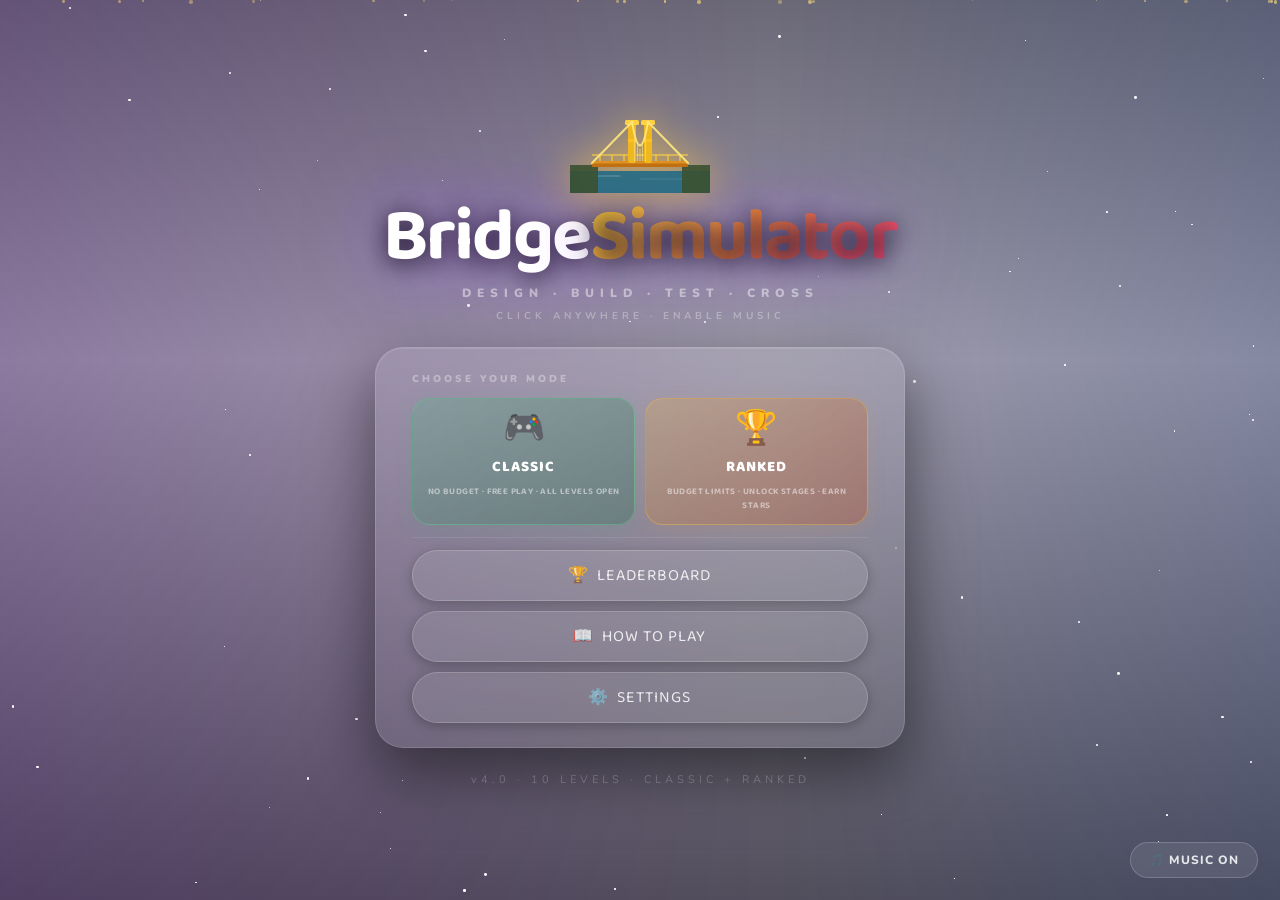
<file: index.html>
<!DOCTYPE html>
<html lang="en">
<head>
  <meta charset="UTF-8"/>
  <meta name="viewport" content="width=device-width,initial-scale=1.0"/>
  <title>Bridge Simulator</title>
  <link href="https://fonts.googleapis.com/css2?family=Nunito:wght@400;700;800;900&family=Baloo+2:wght@700;800&display=swap" rel="stylesheet"/>
  <style>
    *,*::before,*::after{box-sizing:border-box;margin:0;padding:0}
    body{font-family:'Nunito',sans-serif;overflow:hidden;height:100vh;width:100vw}

    .bg{position:fixed;inset:0;z-index:0;
      background-image:url('https://images.unsplash.com/photo-1477959858617-67f85cf4f1df?auto=format&fit=crop&w=1920&q=90');
      background-size:cover;background-position:center;
      animation:drift 22s ease-in-out infinite alternate}
    @keyframes drift{from{transform:scale(1.06) translate(0,0)}to{transform:scale(1.10) translate(-1.5%,-0.8%)}}
    .bg::before{content:'';position:absolute;inset:0;
      background:linear-gradient(180deg,rgba(8,4,28,0.6) 0%,rgba(20,8,50,0.4) 40%,rgba(8,3,22,0.7) 100%)}
    .bg::after{content:'';position:absolute;inset:0;
      background:linear-gradient(90deg,rgba(80,20,120,0.25),transparent 60%,rgba(20,60,120,0.2))}

    .stars{position:fixed;inset:0;z-index:1;pointer-events:none;overflow:hidden}
    .star{position:absolute;border-radius:50%;background:#fff;animation:twinkle ease-in-out infinite}
    @keyframes twinkle{0%,100%{opacity:0.1;transform:scale(0.8)}50%{opacity:0.9;transform:scale(1)}}

    .particles{position:fixed;inset:0;z-index:2;pointer-events:none;overflow:hidden}
    .particle{position:absolute;border-radius:50%;background:rgba(255,220,120,0.8);animation:rise linear infinite}
    @keyframes rise{0%{transform:translateY(105vh);opacity:0}10%{opacity:1}90%{opacity:0.3}100%{transform:translateY(-5vh);opacity:0}}

    .home{position:relative;z-index:10;display:flex;flex-direction:column;align-items:center;justify-content:center;height:100vh;gap:24px}

    .logo-wrap{text-align:center;animation:fadeUp 0.8s ease both}
    @keyframes fadeUp{from{opacity:0;transform:translateY(28px)}to{opacity:1;transform:translateY(0)}}
    .logo-svg{display:block;margin:0 auto 8px;width:140px;height:auto;
      filter:drop-shadow(0 0 22px rgba(255,200,60,0.8));animation:glow 3s ease-in-out infinite}
    @keyframes glow{0%,100%{filter:drop-shadow(0 0 14px rgba(255,180,0,0.5))}50%{filter:drop-shadow(0 0 38px rgba(255,220,60,1))}}
    .title{font-family:'Baloo 2',cursive;font-size:74px;line-height:1;color:#fff;
      text-shadow:0 0 80px rgba(160,90,255,0.7),0 4px 24px rgba(0,0,0,0.9);letter-spacing:-2px}
    .title span{background:linear-gradient(135deg,#ffe234,#ff8c28,#ff3d87);
      -webkit-background-clip:text;-webkit-text-fill-color:transparent;background-clip:text}
    .tagline{font-size:12px;font-weight:900;letter-spacing:6px;color:rgba(255,255,255,0.45);text-transform:uppercase;margin-top:10px}

    .card{background:rgba(255,255,255,0.07);backdrop-filter:blur(28px);-webkit-backdrop-filter:blur(28px);
      border:1px solid rgba(255,255,255,0.13);border-radius:28px;padding:24px 36px;
      box-shadow:0 24px 64px rgba(0,0,0,0.5),inset 0 1px 0 rgba(255,255,255,0.12);
      animation:fadeUp 0.9s 0.12s ease both;display:flex;flex-direction:column;align-items:center;gap:10px;min-width:320px}

    @media(max-width:600px){
      .title{font-size:44px;letter-spacing:-1px}
      .tagline{font-size:10px;letter-spacing:3px}
      .logo-svg{width:100px}
      .card{min-width:0;width:calc(100vw - 32px);padding:18px 16px}
      .mode-card{padding:10px 6px 10px}
      .mode-name{font-size:13px}
      .mode-desc{font-size:8px}
      .btn{font-size:14px;padding:10px 18px}
      .music-btn,.start-hint{bottom:12px}
      .music-btn{right:12px;font-size:11px;padding:7px 12px}
      .home{gap:14px}
    }

    .mode-label{font-size:10px;font-weight:900;letter-spacing:3px;color:rgba(255,255,255,0.35);text-transform:uppercase;margin-bottom:2px;align-self:flex-start}
    .mode-row{display:flex;gap:10px;width:100%}

    .mode-card{flex:1;display:flex;flex-direction:column;align-items:center;gap:6px;
      padding:14px 10px 12px;border:none;border-radius:18px;cursor:pointer;text-decoration:none;
      transition:all 0.2s;font-family:'Baloo 2',cursive;}

    .mode-card.classic{background:linear-gradient(135deg,rgba(60,200,120,0.2),rgba(20,100,60,0.28));
      border:1.5px solid rgba(80,220,140,0.3);box-shadow:0 4px 20px rgba(30,180,100,0.1)}
    .mode-card.classic:hover{background:linear-gradient(135deg,rgba(60,200,120,0.38),rgba(20,100,60,0.44));
      border-color:rgba(80,220,140,0.55);transform:translateY(-4px) scale(1.03);
      box-shadow:0 12px 32px rgba(30,200,100,0.28)}

    .mode-card.ranked{background:linear-gradient(135deg,rgba(255,180,30,0.2),rgba(200,60,10,0.28));
      border:1.5px solid rgba(255,200,60,0.3);box-shadow:0 4px 20px rgba(255,140,20,0.1)}
    .mode-card.ranked:hover{background:linear-gradient(135deg,rgba(255,180,30,0.38),rgba(200,60,10,0.44));
      border-color:rgba(255,200,60,0.55);transform:translateY(-4px) scale(1.03);
      box-shadow:0 12px 32px rgba(255,160,0,0.28)}

    .mode-icon{font-size:34px;line-height:1;margin-bottom:2px}
    .mode-name{font-size:15px;font-weight:800;letter-spacing:1px;color:#fff}
    .mode-desc{font-size:9px;font-weight:700;letter-spacing:.4px;color:rgba(255,255,255,0.48);text-transform:uppercase;text-align:center;line-height:1.5}

    .divider{width:100%;height:1px;background:rgba(255,255,255,0.09);margin:2px 0}

    .btn{width:100%;display:flex;align-items:center;justify-content:center;gap:10px;
      padding:12px 28px;border:none;border-radius:50px;cursor:pointer;
      font-family:'Baloo 2',cursive;font-size:16px;letter-spacing:1px;text-decoration:none;transition:all 0.18s}
    .btn-sec{background:rgba(255,255,255,0.09);color:rgba(255,255,255,0.85);
      border:1px solid rgba(255,255,255,0.18);box-shadow:0 3px 12px rgba(0,0,0,0.25)}
    .btn-sec:hover{background:rgba(255,255,255,0.16);color:#fff;transform:translateY(-2px);border-color:rgba(255,255,255,0.3)}
    .btn-sec:active{transform:translateY(1px)}

    /* Ranked progress badge */
    .rank-badge{display:none;align-items:center;gap:6px;padding:4px 14px;
      background:rgba(255,200,60,0.1);border:1px solid rgba(255,200,60,0.28);border-radius:20px;
      font-size:11px;font-weight:800;color:rgba(255,210,100,0.8);letter-spacing:.5px;margin-top:-2px}
    .rank-badge.show{display:flex}

    .ver{color:rgba(255,255,255,0.22);font-size:11px;letter-spacing:4px;animation:fadeUp 1s 0.25s ease both}

    .music-btn{position:fixed;bottom:22px;right:22px;z-index:50;
      display:flex;align-items:center;gap:7px;padding:9px 18px;
      background:rgba(255,255,255,0.09);backdrop-filter:blur(14px);
      border:1px solid rgba(255,255,255,0.18);border-radius:50px;
      color:rgba(255,255,255,0.85);font-size:12px;font-weight:800;
      cursor:pointer;letter-spacing:1px;font-family:'Nunito',sans-serif;transition:all 0.2s}
    .music-btn:hover{background:rgba(255,255,255,0.16);transform:scale(1.04)}
    .music-btn.off{background:rgba(200,50,50,0.3);border-color:rgba(255,80,80,0.4)}
    .start-hint{font-size:10px;font-weight:700;letter-spacing:4px;color:rgba(255,255,255,0.32);
      text-transform:uppercase;margin-top:8px;animation:fadeUp 1.2s 1s ease both;
      pointer-events:none;text-align:center}
  </style>
</head>
<body>

<div class="bg"></div>
<div class="stars" id="stars"></div>
<div class="particles" id="particles"></div>

<div class="home">
  <div class="logo-wrap">
    <!-- SVG Bridge Logo -->
    <svg class="logo-svg" viewBox="0 0 140 80" xmlns="http://www.w3.org/2000/svg">
      <!-- Water -->
      <rect x="0" y="58" width="140" height="22" fill="#1a6888" rx="2" opacity="0.85"/>
      <!-- Water shimmer -->
      <line x1="10" y1="63" x2="50" y2="63" stroke="rgba(255,255,255,0.18)" stroke-width="1.5" stroke-linecap="round"/>
      <line x1="70" y1="66" x2="120" y2="66" stroke="rgba(255,255,255,0.12)" stroke-width="1" stroke-linecap="round"/>
      <!-- Left land -->
      <polygon points="0,52 28,52 28,80 0,80" fill="#3a5230" opacity="0.9"/>
      <!-- Right land -->
      <polygon points="112,52 140,52 140,80 112,80" fill="#3a5230" opacity="0.9"/>
      <!-- Bridge deck surface (road) -->
      <rect x="22" y="48" width="96" height="6" fill="#c07010" rx="1"/>
      <rect x="22" y="48" width="96" height="2.5" fill="#e09020" rx="1"/>
      <!-- Left railing posts -->
      <line x1="30" y1="42" x2="30" y2="48" stroke="#f0c030" stroke-width="1.5"/>
      <line x1="42" y1="42" x2="42" y2="48" stroke="#f0c030" stroke-width="1.5"/>
      <line x1="54" y1="42" x2="54" y2="48" stroke="#f0c030" stroke-width="1.5"/>
      <!-- Right railing posts -->
      <line x1="86" y1="42" x2="86" y2="48" stroke="#f0c030" stroke-width="1.5"/>
      <line x1="98" y1="42" x2="98" y2="48" stroke="#f0c030" stroke-width="1.5"/>
      <line x1="110" y1="42" x2="110" y2="48" stroke="#f0c030" stroke-width="1.5"/>
      <!-- Railing top bar -->
      <line x1="22" y1="42" x2="118" y2="42" stroke="#ffd840" stroke-width="1.5" opacity="0.7"/>
      <!-- Left Tower -->
      <rect x="58" y="10" width="8" height="40" fill="#f0b820" rx="2"/>
      <rect x="55" y="7" width="14" height="5" fill="#ffd040" rx="1.5"/>
      <!-- Right Tower -->
      <rect x="74" y="10" width="8" height="40" fill="#f0b820" rx="2"/>
      <rect x="71" y="7" width="14" height="5" fill="#ffd040" rx="1.5"/>
      <!-- Tower crossbars -->
      <rect x="58" y="26" width="8" height="3" fill="#ffc020" rx="1"/>
      <rect x="74" y="26" width="8" height="3" fill="#ffc020" rx="1"/>
      <!-- Left backstay cable -->
      <line x1="22" y1="50" x2="62" y2="9" stroke="#ffe880" stroke-width="2" stroke-linecap="round" opacity="0.9"/>
      <!-- Right backstay cable -->
      <line x1="118" y1="50" x2="78" y2="9" stroke="#ffe880" stroke-width="2" stroke-linecap="round" opacity="0.9"/>
      <!-- Main span cable (sags between tower tops) -->
      <path d="M62,9 Q70,56 78,9" stroke="#ffe880" stroke-width="2" fill="none" stroke-linecap="round" opacity="0.9"/>
      <!-- Hanger cables from main span to deck -->
      <line x1="64.5" y1="18" x2="64.5" y2="48" stroke="#ffe880" stroke-width="1" opacity="0.55"/>
      <line x1="67.5" y1="30" x2="67.5" y2="48" stroke="#ffe880" stroke-width="1" opacity="0.55"/>
      <line x1="70" y1="36" x2="70" y2="48" stroke="#ffe880" stroke-width="1" opacity="0.55"/>
      <line x1="72.5" y1="30" x2="72.5" y2="48" stroke="#ffe880" stroke-width="1" opacity="0.55"/>
      <line x1="75.5" y1="18" x2="75.5" y2="48" stroke="#ffe880" stroke-width="1" opacity="0.55"/>
    </svg>
    <h1 class="title">Bridge<span>Simulator</span></h1>
    <p class="tagline">Design · Build · Test · Cross</p>
    <p class="start-hint" id="startHint">Click anywhere · Enable music</p>
  </div>

  <div class="card">
    <div class="mode-label">Choose Your Mode</div>
    <div class="mode-row">
      <a class="mode-card classic" href="levelselect.html?mode=classic" onclick="BSAudio.sfx('click')">
        <span class="mode-icon">🎮</span>
        <span class="mode-name">CLASSIC</span>
        <span class="mode-desc">No budget · Free play · All levels open</span>
      </a>
      <a class="mode-card ranked" href="levelselect.html?mode=ranked" onclick="BSAudio.sfx('click')">
        <span class="mode-icon">🏆</span>
        <span class="mode-name">RANKED</span>
        <span class="mode-desc">Budget limits · Unlock stages · Earn stars</span>
      </a>
    </div>
    <div class="rank-badge" id="rankBadge">🏅 Ranked: <span id="rankProgress"></span></div>
    <div class="divider"></div>
    <a class="btn btn-sec" href="leaderboard.html">🏆 &nbsp;LEADERBOARD</a>
    <a class="btn btn-sec" href="howtoplay.html" onclick="BSAudio.sfx('click')">📖 &nbsp;HOW TO PLAY</a>
    <a class="btn btn-sec" href="settings.html" onclick="BSAudio.sfx('click')">⚙️ &nbsp;SETTINGS</a>
  </div>

  <p class="ver">v4.0 · 10 LEVELS · CLASSIC + RANKED</p>
</div>

<button class="music-btn" id="musicBtn" onclick="toggleMusic()">🎵 MUSIC ON</button>

<script src="audio.js"></script>
<script>
// Stars background
const sc=document.getElementById('stars');
for(let i=0;i<70;i++){
  const s=document.createElement('div');s.className='star';
  const sz=Math.random()*2.5+0.5;
  s.style.cssText=`width:${sz}px;height:${sz}px;top:${Math.random()*100}%;left:${Math.random()*100}%;animation-duration:${2+Math.random()*4}s;animation-delay:${Math.random()*5}s`;
  sc.appendChild(s);
}
const pc=document.getElementById('particles');
for(let i=0;i<25;i++){
  const p=document.createElement('div');p.className='particle';
  const sz=Math.random()*3+1;
  p.style.cssText=`width:${sz}px;height:${sz}px;left:${Math.random()*100}%;animation-duration:${9+Math.random()*14}s;animation-delay:${Math.random()*12}s;opacity:${0.4+Math.random()*0.5}`;
  pc.appendChild(p);
}

// Show ranked progress badge if there's any progress
function loadRankBadge(){
  try{
    const p=JSON.parse(localStorage.getItem('bridgeProgress')||'{}');
    const completed=(p.completed||[]).filter(Boolean).length;
    const totalStars=(p.stars||[]).reduce((s,x)=>s+(x||0),0);
    if(completed>0){
      document.getElementById('rankProgress').textContent=`${completed}/10 stages · ${totalStars} ⭐`;
      document.getElementById('rankBadge').classList.add('show');
    }
  }catch(e){}
}
loadRankBadge();

BSAudio.loadSettings();
let musicStarted=false;
function tryStartMusic(){
  if(musicStarted)return; musicStarted=true;
  document.getElementById('startHint').style.opacity='0';
  BSAudio.unlock();
  if(BSAudio.cfg.soundOn) BSAudio.playBg('home');
  updateMusicBtn();
}
document.addEventListener('click',tryStartMusic);
function toggleMusic(){
  BSAudio.cfg.soundOn=!BSAudio.cfg.soundOn;
  if(BSAudio.cfg.soundOn){if(!musicStarted)tryStartMusic();else BSAudio.playBg('home');}
  else BSAudio.stopBg();
  updateMusicBtn();
  try{const s=JSON.parse(localStorage.getItem('bridgeSettings')||'{}');s.soundOn=BSAudio.cfg.soundOn;localStorage.setItem('bridgeSettings',JSON.stringify(s));}catch(e){}
}
function updateMusicBtn(){
  const b=document.getElementById('musicBtn');
  b.textContent=BSAudio.cfg.soundOn?'🎵 MUSIC ON':'🔇 MUSIC OFF';
  b.className='music-btn'+(BSAudio.cfg.soundOn?'':' off');
}
updateMusicBtn();
</script>
</body>
</html>
</file>
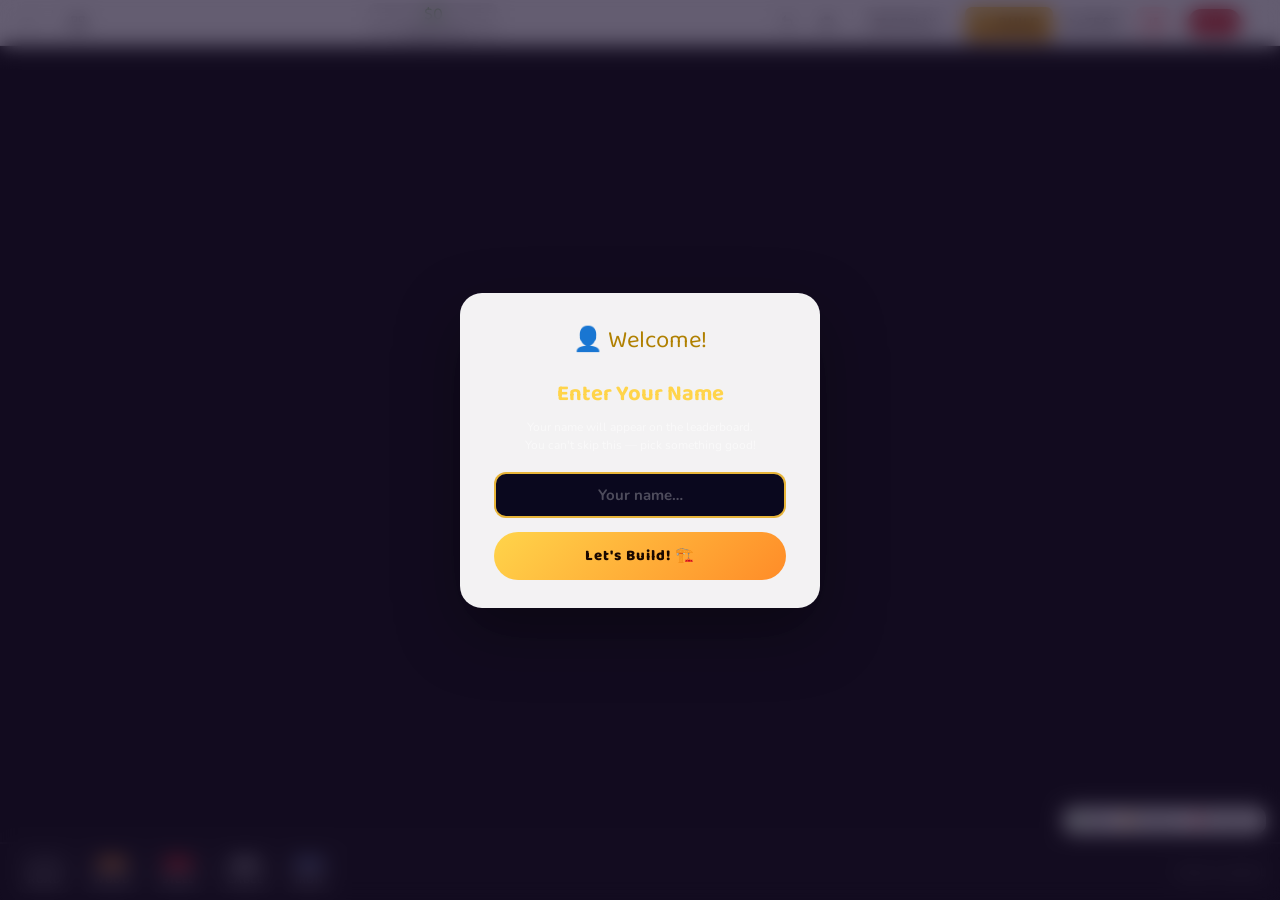
<file: game.html>
<!DOCTYPE html>
<html lang="en">
<head>
  <meta charset="UTF-8"/>
  <meta name="viewport" content="width=device-width, initial-scale=1.0"/>
  <title>Bridge Simulator</title>
  <link rel="stylesheet" href="style.css"/>
  <link href="https://fonts.googleapis.com/css2?family=Nunito:wght@400;700;800;900&family=Baloo+2:wght@700;800&display=swap" rel="stylesheet"/>
  <style>
    /* Mode badge in toolbar */
    .mode-badge{display:inline-flex;align-items:center;gap:5px;padding:4px 12px;
      border-radius:20px;font-size:11px;font-weight:900;letter-spacing:.8px;text-transform:uppercase}
    .mode-badge.classic{background:rgba(60,200,120,0.2);border:1px solid rgba(80,220,140,0.4);color:#5ce85c}
    .mode-badge.ranked{background:rgba(255,180,30,0.2);border:1px solid rgba(255,200,60,0.4);color:#ffd44a}

    /* Step-by-step tutorial panel */
    .tut-panel{position:absolute;top:58px;left:16px;z-index:40;
      background:rgba(10,30,10,0.94);backdrop-filter:blur(18px);
      border:1.5px solid rgba(80,220,80,0.45);border-radius:18px;
      padding:13px 16px 12px;min-width:238px;max-width:280px;
      box-shadow:0 6px 28px rgba(0,0,0,0.45),0 0 0 1px rgba(80,220,80,0.08);
      animation:slideInLeft .35s ease both}
    @keyframes slideInLeft{from{opacity:0;transform:translateX(-18px)}to{opacity:1;transform:translateX(0)}}
    .tut-header{display:flex;justify-content:space-between;align-items:center;margin-bottom:9px}
    .tut-badge{background:rgba(80,220,80,0.18);color:#5ce85c;font-size:9px;font-weight:900;
      letter-spacing:2px;padding:2px 8px;border-radius:10px;text-transform:uppercase}
    .tut-progress{color:rgba(255,255,255,0.45);font-size:10px;font-weight:800;font-family:'Nunito',sans-serif}
    .tut-body{display:flex;align-items:flex-start;gap:10px;margin-bottom:10px}
    .tut-step-icon{font-size:22px;line-height:1;flex-shrink:0;margin-top:1px}
    .tut-step-text{color:#fff;font-size:12px;font-weight:700;line-height:1.55;font-family:'Nunito',sans-serif}
    .tut-step-text b{color:#7de87d;display:block;margin-bottom:2px;font-size:12.5px}
    .tut-dots{display:flex;gap:5px;justify-content:center}
    .tut-dot{width:7px;height:7px;border-radius:50%;background:rgba(255,255,255,0.15);transition:all .3s}
    .tut-dot.done{background:rgba(80,200,80,0.55)}
    .tut-dot.active{background:#5ce85c;width:18px;border-radius:4px}
    @media(max-width:640px){
      .tut-panel{top:50px;left:8px;min-width:180px;max-width:200px;padding:10px 12px 9px;border-radius:14px}
      .tut-step-text{font-size:10.5px}
      .tut-step-icon{font-size:18px}
    }
    .star-row{font-size:36px;letter-spacing:4px;margin:8px 0;text-align:center;min-height:46px}
    .star-row .dim{opacity:0.2}
    .star-earned{animation:starPop 0.4s ease both}
    @keyframes starPop{0%{transform:scale(0.2);opacity:0}70%{transform:scale(1.3)}100%{transform:scale(1);opacity:1}}

    /* Best cost badge in win */
    .best-badge{display:none;padding:5px 14px;border-radius:20px;
      background:rgba(255,200,60,0.15);border:1px solid rgba(255,200,60,0.3);
      font-size:11px;font-weight:800;color:rgba(255,200,80,0.9);letter-spacing:.5px;text-align:center;margin-top:2px}
    .best-badge.show{display:block}
    /* Name entry modal */
    .name-modal-box{max-width:360px;text-align:center}
    .name-modal-box h2{font-family:'Baloo 2',cursive;font-size:22px;color:#ffd44a;margin-bottom:6px}
    .name-modal-box p{font-size:12px;color:rgba(255,255,255,0.55);margin-bottom:18px;line-height:1.5}
    .name-input{width:100%;padding:11px 16px;border-radius:12px;border:2px solid rgba(255,200,60,0.4);
      background:rgba(10,8,30,0.85);color:#ffd44a;font-size:15px;font-weight:800;
      font-family:'Nunito',sans-serif;outline:none;text-align:center;transition:border .2s}
    .name-input::placeholder{color:rgba(255,255,255,0.28);font-weight:700}
    .name-input:focus{border-color:rgba(255,200,60,0.9);background:rgba(10,8,30,1)}
    .name-input.shake{animation:shake .4s ease}
    @keyframes shake{0%,100%{transform:translateX(0)}20%{transform:translateX(-8px)}40%{transform:translateX(8px)}60%{transform:translateX(-6px)}80%{transform:translateX(6px)}}
    .name-error{color:#ff7070;font-size:11px;font-weight:800;margin-top:7px;display:none}
    .name-submit{margin-top:14px;width:100%;padding:12px;border:none;border-radius:50px;
      background:linear-gradient(135deg,#ffd44a,#ff8c28);color:#1a0800;font-family:'Baloo 2',cursive;
      font-size:15px;font-weight:800;letter-spacing:1px;cursor:pointer;transition:all .18s}
    .name-submit:hover{transform:translateY(-2px);box-shadow:0 8px 24px rgba(255,180,40,0.4)}
    .name-submit:active{transform:translateY(1px)}
  </style>
</head>
<body>

<div id="gameScreen">
  <!-- TOP TOOLBAR -->
  <div class="poly-toolbar">
    <div class="tb-left">
      <button class="tb-btn icon-btn" onclick="exitGame()" title="Level Select">
        <svg width="16" height="16" viewBox="0 0 24 24" fill="none" stroke="currentColor" stroke-width="2.5"><path d="M15 18l-6-6 6-6"/></svg>
      </button>
      <div class="tb-sep"></div>
      <button class="tb-btn icon-btn" id="gridBtn" onclick="toggleGrid()" title="Toggle Grid">
        <svg width="16" height="16" viewBox="0 0 24 24" fill="none" stroke="currentColor" stroke-width="2"><rect x="3" y="3" width="7" height="7"/><rect x="14" y="3" width="7" height="7"/><rect x="3" y="14" width="7" height="7"/><rect x="14" y="14" width="7" height="7"/></svg>
      </button>
    </div>

    <div class="tb-center">
      <div class="budget-box">
        <div class="budget-spent" id="budgetSpent">$0</div>
        <div class="budget-total" id="budgetLabel">Budget: $0</div>
      </div>
    </div>

    <div class="tb-right">
      <button class="tb-btn icon-btn" onclick="undoLast()" title="Undo (Ctrl+Z)">
        <svg width="16" height="16" viewBox="0 0 24 24" fill="none" stroke="currentColor" stroke-width="2.5"><path d="M3 7h10a5 5 0 010 10H9"/><polyline points="3 7 7 3 7 11"/></svg>
      </button>
      <button class="tb-btn icon-btn danger" onclick="clearAll()" title="Clear All">
        <svg width="16" height="16" viewBox="0 0 24 24" fill="none" stroke="currentColor" stroke-width="2.5"><polyline points="3 6 5 6 21 6"/><path d="M19 6l-1 14H6L5 6"/><path d="M9 6V4h6v2"/></svg>
      </button>
      <div class="tb-sep"></div>
      <button class="tb-btn mode-btn" onclick="loadReplay()" title="Load Saved Replay" style="font-size:11px;letter-spacing:.5px">📼 REPLAY</button>
      <div class="tb-sep"></div>
      <button id="btnBuild" class="tb-btn mode-btn active-build" onclick="setMode('build')">🔨 BUILD</button>
      <button id="btnTest"  class="tb-btn mode-btn"              onclick="setMode('test')">▶ TEST</button>
      <button class="tb-btn mode-btn reset-mode" onclick="resetLevel()" title="Reset">↺</button>
      <div class="tb-sep"></div>
      <div class="level-chip" id="levelLabel">LVL 1</div>
      <div class="mode-badge" id="modeBadge"></div>
    </div>
  </div>

  <!-- Step-by-step Tutorial Panel -->
  <div class="tut-panel" id="tutPanel" style="display:none">
    <div class="tut-header">
      <span class="tut-badge">TUTORIAL</span>
      <span class="tut-progress" id="tutProgress">Step 1 / 5</span>
    </div>
    <div class="tut-body">
      <span class="tut-step-icon" id="tutStepIcon">👆</span>
      <div class="tut-step-text" id="tutText"></div>
    </div>
    <div class="tut-dots" id="tutDots">
      <span class="tut-dot active"></span>
      <span class="tut-dot"></span>
      <span class="tut-dot"></span>
      <span class="tut-dot"></span>
      <span class="tut-dot"></span>
    </div>
  </div>

  <!-- Canvas -->
  <canvas id="gameCanvas"></canvas>

  <!-- Bottom material bar -->
  <div class="material-bar">
    <div class="mat-group">
      <button class="mat-btn" id="mat-road"  onclick="selectMat('road')"  title="Road">
        <div class="mat-swatch" style="background:#2a2a2a;border:2px solid #555"></div>
        <span>ROAD</span>
      </button>
      <button class="mat-btn" id="mat-wood"  onclick="selectMat('wood')"  title="Wood">
        <div class="mat-swatch" style="background:#c8843a;border:2px solid #a06020"></div>
        <span>WOOD</span>
      </button>
      <button class="mat-btn" id="mat-steel" onclick="selectMat('steel')" title="Steel">
        <div class="mat-swatch" style="background:#cc2c2c;border:2px solid #8e1c1c"></div>
        <span>STEEL</span>
      </button>
      <button class="mat-btn" id="mat-cable" onclick="selectMat('cable')" title="Cable">
        <div class="mat-swatch" style="background:#888;border:2px solid #555"></div>
        <span>CABLE</span>
      </button>
      <button class="mat-btn" id="mat-iron"  onclick="selectMat('iron')"  title="Iron">
        <div class="mat-swatch" style="background:#5a6a8a;border:2px solid #3a4a6a"></div>
        <span>IRON</span>
      </button>
    </div>
    <div class="mat-info">
      <span id="matCostLabel">Select a material</span>
    </div>
  </div>

  <!-- Stress legend -->
  <div class="stress-legend">
    <div class="sl-item"><div class="sl-dot" style="background:#4a9e3f"></div>Safe</div>
    <div class="sl-item"><div class="sl-dot" style="background:#e8a020"></div>Stressed</div>
    <div class="sl-item"><div class="sl-dot" style="background:#cc2c2c"></div>Breaking</div>
  </div>
</div>

<!-- WIN MODAL -->
<div id="winModal" class="modal-overlay hidden">
  <div class="poly-modal">
    <div class="modal-head win-head">🏆 BRIDGE HOLDS!</div>
    <p id="winMsg" class="modal-msg"></p>
    <div class="star-row" id="starRow"></div>
    <div class="best-badge" id="bestBadge"></div>
    <div class="best-badge" id="rankBadge" style="border-color:rgba(100,180,255,0.3);background:rgba(60,120,255,0.1);color:rgba(140,200,255,0.9)"></div>
    <div class="modal-btns">
      <button class="poly-btn primary-btn" onclick="goNextLevel()">NEXT LEVEL ›</button>
      <button class="poly-btn secondary-btn" onclick="resetLevel()">RETRY</button>
      <button class="poly-btn secondary-btn" onclick="exitGame()">LEVELS</button>
      <a class="poly-btn secondary-btn" href="leaderboard.html" style="text-decoration:none;text-align:center">🏆 SCORES</a>
    </div>
  </div>
</div>

<!-- FAIL MODAL -->
<div id="failModal" class="modal-overlay hidden">
  <div class="poly-modal">
    <div class="modal-head fail-head">💥 BRIDGE FAILED!</div>
    <p id="failMsg" class="modal-msg"></p>
    <div class="modal-btns">
      <button class="poly-btn primary-btn" onclick="resetLevel()">TRY AGAIN</button>
      <button class="poly-btn secondary-btn" onclick="exitGame()">LEVEL SELECT</button>
    </div>
  </div>
</div>

<!-- NAME MODAL — shown on first launch, blocks game until name entered -->
<div id="nameModal" class="modal-overlay hidden">
  <div class="poly-modal name-modal-box">
    <div class="modal-head win-head">👤 Welcome!</div>
    <h2>Enter Your Name</h2>
    <p>Your name will appear on the leaderboard.<br>You can't skip this — pick something good!</p>
    <input id="nameInput" class="name-input" type="text" maxlength="20"
      placeholder="Your name…"
      onkeydown="if(event.key==='Enter') submitName()"
      oninput="document.getElementById('nameError').style.display='none'"/>
    <div class="name-error" id="nameError">⚠ Please enter a name to continue.</div>
    <button class="name-submit" onclick="submitName()">Let's Build! 🏗️</button>
  </div>
</div>

<script src="audio.js"></script>
<script src="leaderboard.js"></script>
<script src="replay.js"></script>
<script src="game.js"></script>
</body>
</html>
</file>
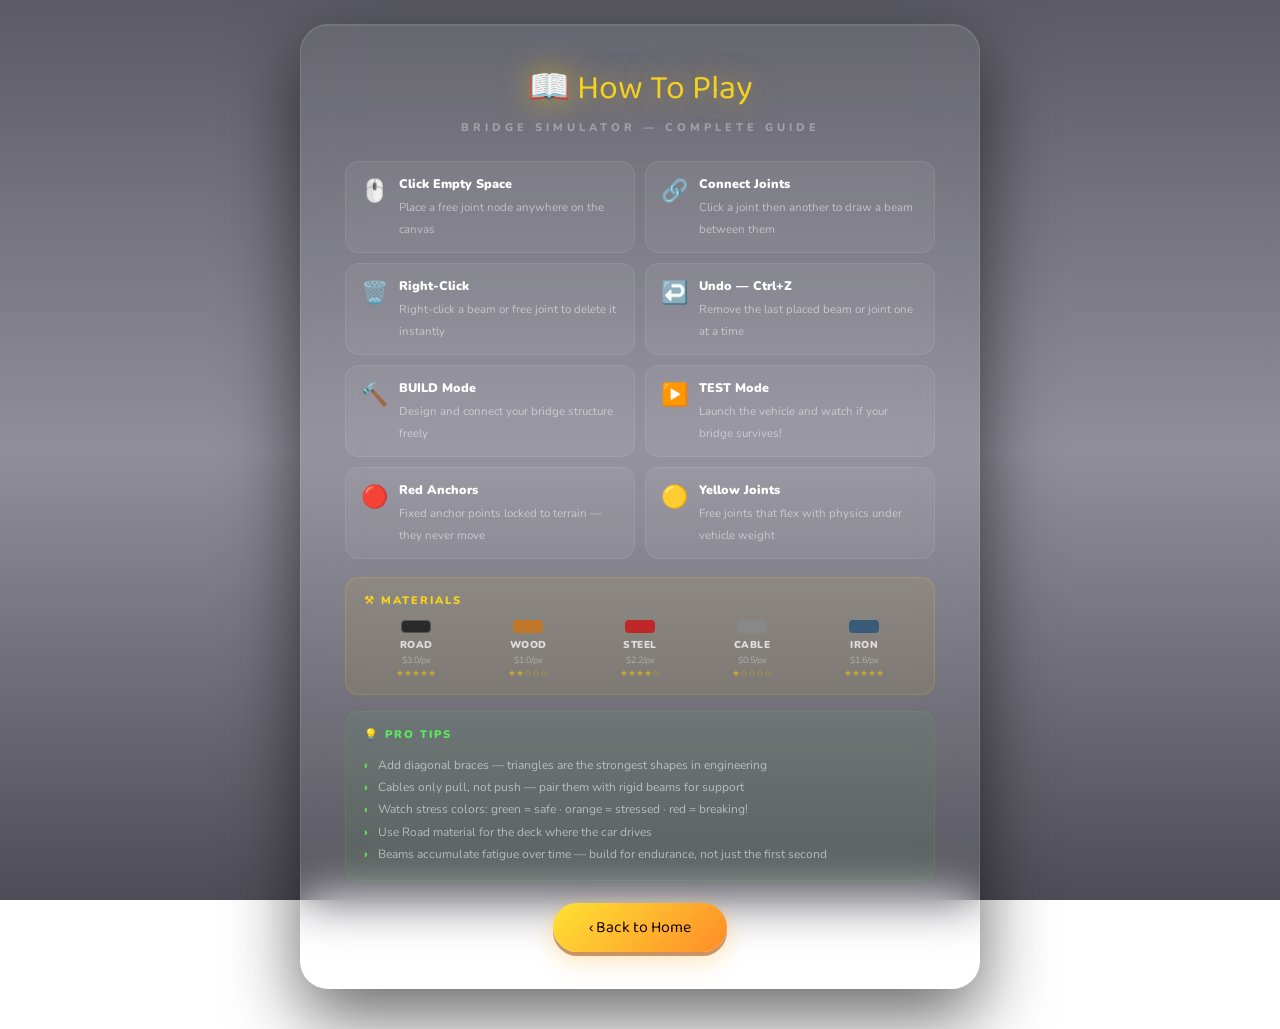
<file: howToPlay.html>
<!DOCTYPE html>
<html lang="en">
<head>
  <meta charset="UTF-8"/>
  <meta name="viewport" content="width=device-width,initial-scale=1.0"/>
  <title>How To Play — Bridge Simulator</title>
  <link href="https://fonts.googleapis.com/css2?family=Nunito:wght@400;700;800;900&family=Baloo+2:wght@700;800&display=swap" rel="stylesheet"/>
  <style>
    *,*::before,*::after{box-sizing:border-box;margin:0;padding:0}
    body{font-family:'Nunito',sans-serif;min-height:100vh}

    /* WALLPAPER — galaxy/nebula */
    .bg{position:fixed;inset:0;z-index:0;
      background-image:url('https://images.unsplash.com/photo-1419242902214-272b3f66ee7a?auto=format&fit=crop&w=1920&q=90');
      background-size:cover;background-position:center;
      animation:drift 30s ease-in-out infinite alternate}
    @keyframes drift{from{transform:scale(1.04)}to{transform:scale(1.08) translate(-1%,0.5%)}}
    .bg::before{content:'';position:absolute;inset:0;
      background:linear-gradient(180deg,rgba(3,2,18,0.65) 0%,rgba(8,4,30,0.45) 50%,rgba(3,1,15,0.7) 100%)}

    .page{position:relative;z-index:10;min-height:100vh;display:flex;align-items:flex-start;justify-content:center;padding:24px 16px 40px}

    .card{background:rgba(255,255,255,0.06);backdrop-filter:blur(24px);-webkit-backdrop-filter:blur(24px);
      border:1px solid rgba(255,255,255,0.11);border-radius:28px;padding:36px 44px;
      max-width:680px;width:100%;box-shadow:0 28px 72px rgba(0,0,0,0.6),inset 0 1px 0 rgba(255,255,255,0.08);
      animation:fadeUp 0.6s ease both}
    @keyframes fadeUp{from{opacity:0;transform:translateY(22px)}to{opacity:1;transform:translateY(0)}}

    .title{font-family:'Baloo 2',cursive;font-size:34px;color:#f5d020;text-align:center;margin-bottom:4px;
      text-shadow:0 0 30px rgba(245,208,0,0.5)}
    .subtitle{font-size:11px;font-weight:800;letter-spacing:4px;color:rgba(255,255,255,0.35);
      text-align:center;text-transform:uppercase;margin-bottom:26px}

    /* Controls grid */
    .grid{display:grid;grid-template-columns:1fr 1fr;gap:10px;margin-bottom:18px}
    @media(max-width:560px){
      .grid{grid-template-columns:1fr}
      .card{padding:24px 20px}
      .title{font-size:26px}
      .mat-row{grid-template-columns:repeat(3,1fr)}
      .back-btn{padding:10px 24px;font-size:14px}
    }
    .item{background:rgba(255,255,255,0.05);border:1px solid rgba(255,255,255,0.08);
      border-radius:14px;padding:13px 15px;display:flex;gap:11px;align-items:flex-start;transition:background 0.2s}
    .item:hover{background:rgba(255,255,255,0.09)}
    .ico{font-size:22px;flex-shrink:0;margin-top:1px}
    .item b{display:block;font-size:12.5px;font-weight:900;color:#fff;margin-bottom:3px}
    .item span{font-size:11.5px;color:rgba(255,255,255,0.5);line-height:1.5}

    /* Materials */
    .section{border-radius:14px;padding:15px 18px;margin-bottom:16px}
    .mat-sec{background:rgba(245,208,0,0.07);border:1px solid rgba(245,208,0,0.18)}
    .tip-sec{background:rgba(80,200,80,0.07);border:1px solid rgba(80,200,80,0.18)}
    .sec-title{font-size:11px;font-weight:900;letter-spacing:2px;text-transform:uppercase;margin-bottom:12px}
    .mat-sec .sec-title{color:#f5d020}
    .tip-sec .sec-title{color:#5ce85c}

    .mat-row{display:grid;grid-template-columns:repeat(5,1fr);gap:8px}
    .mat-item{text-align:center}
    .mat-dot{width:30px;height:13px;border-radius:4px;margin:0 auto 5px}
    .mat-name{font-size:10px;font-weight:900;color:rgba(255,255,255,0.75);text-transform:uppercase;letter-spacing:.5px}
    .mat-cost{font-size:9px;color:rgba(255,255,255,0.38);margin-top:2px}
    .mat-str{font-size:9px;color:rgba(245,208,0,0.55);margin-top:1px}

    .tip{font-size:12px;color:rgba(255,255,255,0.55);line-height:1.85;padding-left:14px;position:relative}
    .tip::before{content:'›';position:absolute;left:0;color:#5ce85c;font-weight:900}

    .back-row{display:flex;justify-content:center;margin-top:22px}
    .back-btn{display:inline-flex;align-items:center;gap:8px;padding:12px 36px;
      background:linear-gradient(135deg,#ffe234,#ff8c28);color:#1a0800;border:none;border-radius:50px;
      font-family:'Baloo 2',cursive;font-size:16px;cursor:pointer;text-decoration:none;
      box-shadow:0 4px 0 rgba(150,60,0,0.5),0 8px 24px rgba(255,160,0,0.3);transition:all 0.18s}
    .back-btn:hover{transform:translateY(-2px);box-shadow:0 6px 0 rgba(150,60,0,0.5),0 12px 30px rgba(255,160,0,0.45)}
  </style>
</head>
<body>
<div class="bg"></div>
<div class="page">
  <div class="card">
    <div class="title">📖 How To Play</div>
    <div class="subtitle">Bridge Simulator — Complete Guide</div>

    <div class="grid">
      <div class="item"><div class="ico">🖱️</div><div><b>Click Empty Space</b><span>Place a free joint node anywhere on the canvas</span></div></div>
      <div class="item"><div class="ico">🔗</div><div><b>Connect Joints</b><span>Click a joint then another to draw a beam between them</span></div></div>
      <div class="item"><div class="ico">🗑️</div><div><b>Right-Click</b><span>Right-click a beam or free joint to delete it instantly</span></div></div>
      <div class="item"><div class="ico">↩️</div><div><b>Undo — Ctrl+Z</b><span>Remove the last placed beam or joint one at a time</span></div></div>
      <div class="item"><div class="ico">🔨</div><div><b>BUILD Mode</b><span>Design and connect your bridge structure freely</span></div></div>
      <div class="item"><div class="ico">▶️</div><div><b>TEST Mode</b><span>Launch the vehicle and watch if your bridge survives!</span></div></div>
      <div class="item"><div class="ico">🔴</div><div><b>Red Anchors</b><span>Fixed anchor points locked to terrain — they never move</span></div></div>
      <div class="item"><div class="ico">🟡</div><div><b>Yellow Joints</b><span>Free joints that flex with physics under vehicle weight</span></div></div>
    </div>

    <div class="section mat-sec">
      <div class="sec-title">⚒ Materials</div>
      <div class="mat-row">
        <div class="mat-item"><div class="mat-dot" style="background:#2a2a2a;border:1px solid #555"></div><div class="mat-name">Road</div><div class="mat-cost">$3.0/px</div><div class="mat-str">★★★★★</div></div>
        <div class="mat-item"><div class="mat-dot" style="background:#c07828"></div><div class="mat-name">Wood</div><div class="mat-cost">$1.0/px</div><div class="mat-str">★★☆☆☆</div></div>
        <div class="mat-item"><div class="mat-dot" style="background:#c02828"></div><div class="mat-name">Steel</div><div class="mat-cost">$2.2/px</div><div class="mat-str">★★★★☆</div></div>
        <div class="mat-item"><div class="mat-dot" style="background:#888"></div><div class="mat-name">Cable</div><div class="mat-cost">$0.5/px</div><div class="mat-str">★☆☆☆☆</div></div>
        <div class="mat-item"><div class="mat-dot" style="background:#3a5a7a"></div><div class="mat-name">Iron</div><div class="mat-cost">$1.6/px</div><div class="mat-str">★★★★★</div></div>
      </div>
    </div>

    <div class="section tip-sec">
      <div class="sec-title">💡 Pro Tips</div>
      <p class="tip">Add diagonal braces — triangles are the strongest shapes in engineering</p>
      <p class="tip">Cables only pull, not push — pair them with rigid beams for support</p>
      <p class="tip">Watch stress colors: green = safe · orange = stressed · red = breaking!</p>
      <p class="tip">Use Road material for the deck where the car drives</p>
      <p class="tip">Beams accumulate fatigue over time — build for endurance, not just the first second</p>
    </div>

    <div class="back-row">
      <a class="back-btn" href="index.html">‹ Back to Home</a>
    </div>
  </div>
</div>
</body>
</html>
</file>
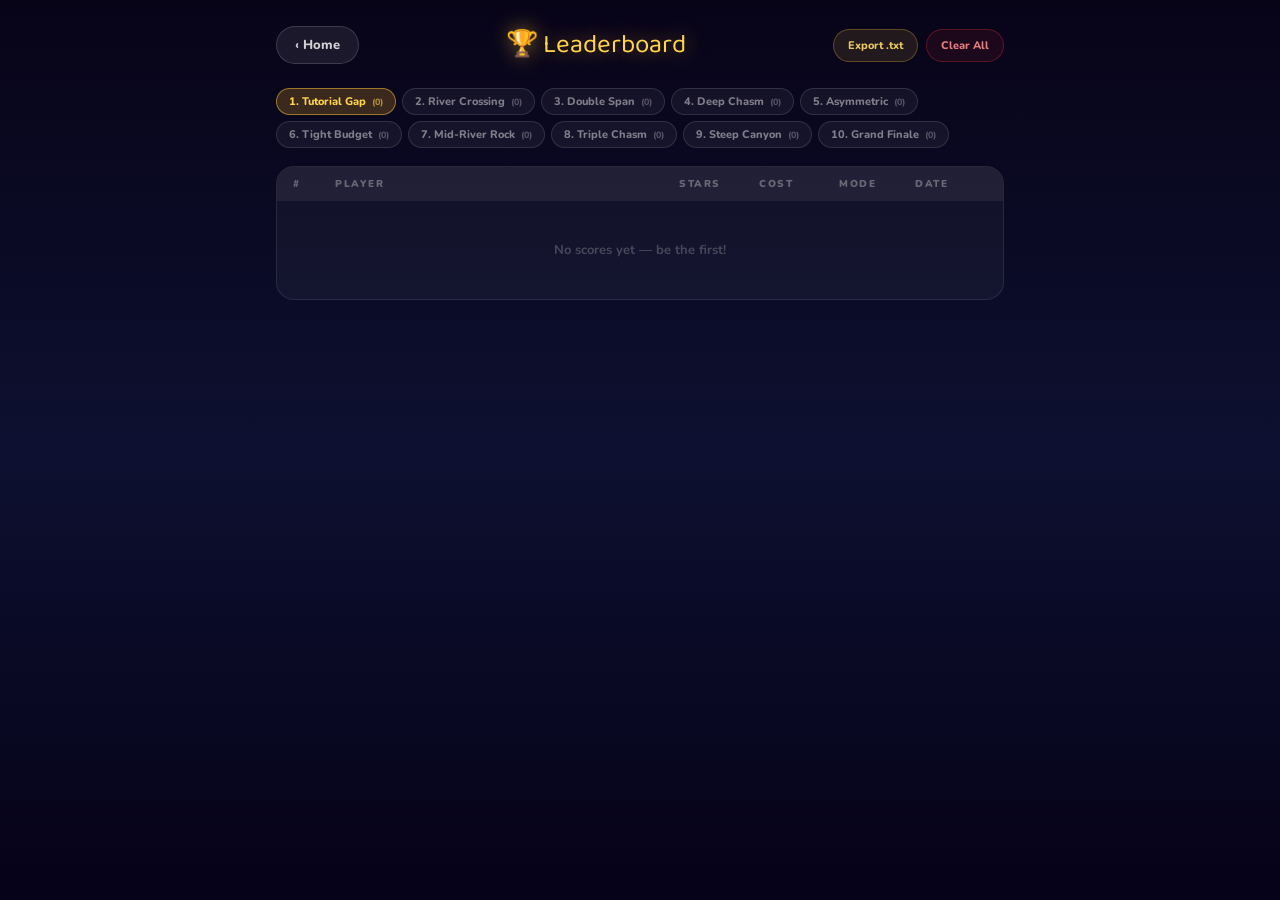
<file: leaderboard.html>
<!DOCTYPE html>
<html lang="en">
<head>
  <meta charset="UTF-8"/>
  <meta name="viewport" content="width=device-width,initial-scale=1.0"/>
  <title>Leaderboard — Bridge Simulator V6</title>
  <link href="https://fonts.googleapis.com/css2?family=Nunito:wght@400;700;800;900&family=Baloo+2:wght@700;800&display=swap" rel="stylesheet"/>
  <style>
    *,*::before,*::after{box-sizing:border-box;margin:0;padding:0}
    body{font-family:'Nunito',sans-serif;min-height:100vh;background:#080418;color:#fff}

    .bg{position:fixed;inset:0;background:linear-gradient(180deg,#080418 0%,#0d1030 50%,#060218 100%)}

    .page{position:relative;z-index:10;max-width:760px;margin:0 auto;padding:24px 16px 60px}

    /* Header */
    .header{display:flex;align-items:center;justify-content:space-between;margin-bottom:22px;gap:10px;flex-wrap:wrap}
    .back-btn{display:inline-flex;align-items:center;gap:6px;padding:9px 18px;
      background:rgba(255,255,255,0.08);border:1px solid rgba(255,255,255,0.15);
      border-radius:50px;color:rgba(255,255,255,0.8);font-weight:800;text-decoration:none;font-size:13px;transition:all .2s}
    .back-btn:hover{background:rgba(255,255,255,0.15);color:#fff}
    .page-title{font-family:'Baloo 2',cursive;font-size:26px;color:#ffd44a;
      text-shadow:0 0 20px rgba(255,200,60,0.5)}
    .header-btns{display:flex;gap:8px}
    .hdr-btn{padding:8px 14px;background:rgba(255,200,60,0.1);border:1px solid rgba(255,200,60,0.28);
      border-radius:50px;color:rgba(255,220,100,0.9);font-size:11px;font-weight:800;
      cursor:pointer;font-family:'Nunito',sans-serif;transition:all .2s}
    .hdr-btn:hover{background:rgba(255,200,60,0.22)}
    .hdr-btn.danger{background:rgba(200,40,40,0.1);border-color:rgba(255,60,60,0.28);color:rgba(255,140,140,0.9)}
    .hdr-btn.danger:hover{background:rgba(200,40,40,0.22)}

    /* Tabs */
    .tabs{display:flex;gap:6px;flex-wrap:wrap;margin-bottom:18px}
    .tab{padding:5px 12px;border-radius:30px;border:1px solid rgba(255,255,255,0.12);
      background:rgba(255,255,255,0.05);color:rgba(255,255,255,0.45);
      font-size:11px;font-weight:800;cursor:pointer;transition:all .18s;font-family:'Nunito',sans-serif}
    .tab:hover{background:rgba(255,255,255,0.10);color:rgba(255,255,255,0.8)}
    .tab.active{background:rgba(255,180,30,0.2);border-color:rgba(255,200,60,0.5);color:#ffd44a}
    .tab .cnt{opacity:.6;font-size:9px;margin-left:3px}

    /* Table */
    .board{background:rgba(255,255,255,0.04);border:1px solid rgba(255,255,255,0.09);border-radius:18px;overflow:hidden}
    .board-header{display:grid;grid-template-columns:42px 1fr 80px 80px 76px 72px;
      padding:10px 16px;background:rgba(255,255,255,0.06);
      font-size:10px;font-weight:900;letter-spacing:1.5px;color:rgba(255,255,255,0.32);text-transform:uppercase}
    .row{display:grid;grid-template-columns:42px 1fr 80px 80px 76px 72px;
      padding:11px 16px;border-top:1px solid rgba(255,255,255,0.05);align-items:center;transition:background .15s}
    .row:hover{background:rgba(255,255,255,0.04)}
    .row.gold  {background:rgba(255,200,60,0.06)}
    .row.silver{background:rgba(200,200,220,0.05)}
    .row.bronze{background:rgba(200,140,80,0.05)}
    .rank-num{font-family:'Baloo 2',cursive;font-size:17px;color:rgba(255,255,255,0.28);text-align:center}
    .rank-num.g{color:#ffd700}.rank-num.s{color:#c0c0d0}.rank-num.b{color:#cd7f32}
    .pname{font-size:13px;font-weight:800;color:#fff}
    .pname.me{color:#ffd44a}
    .stars-col{font-size:13px;letter-spacing:-1px}
    .cost-col{font-size:12px;font-weight:700;color:rgba(255,255,255,0.6);font-family:'Baloo 2',cursive}
    .pill{font-size:9px;font-weight:900;padding:2px 8px;border-radius:10px;letter-spacing:.4px}
    .pill.ranked {background:rgba(255,180,30,0.15);color:#ffc840;border:1px solid rgba(255,200,60,0.3)}
    .pill.classic{background:rgba(60,200,120,0.10);color:#5ce85c;border:1px solid rgba(80,220,140,0.3)}
    .date-col{font-size:10px;color:rgba(255,255,255,0.25)}
    .empty{text-align:center;padding:40px;color:rgba(255,255,255,0.22);font-size:13px;font-weight:700}

    @media(max-width:580px){
      .board-header,.row{grid-template-columns:36px 1fr 64px 64px 60px 0px}
      .date-col{display:none}
    }
  </style>
</head>
<body>
<div class="bg"></div>
<div class="page">

  <div class="header">
    <a class="back-btn" href="index.html">‹ Home</a>
    <div class="page-title">🏆 Leaderboard</div>
    <div class="header-btns">
      <button class="hdr-btn" onclick="exportLB()">Export .txt</button>
      <button class="hdr-btn danger" onclick="clearLB()">Clear All</button>
    </div>
  </div>

  <div class="tabs" id="tabs"></div>

  <div class="board">
    <div class="board-header">
      <div>#</div><div>Player</div><div>Stars</div>
      <div>Cost</div><div>Mode</div><div>Date</div>
    </div>
    <div id="tableBody"></div>
  </div>

</div>

<script src="leaderboard.js"></script>
<script>
  const myName = localStorage.getItem('bridgePlayerName') || '';
  let activeLevel = 0;

  function buildTabs() {
    const all  = lbGetAll();
    const wrap = document.getElementById('tabs');
    wrap.innerHTML = '';
    for (let i = 0; i < 10; i++) {
      const btn = document.createElement('button');
      btn.className = 'tab' + (i === activeLevel ? ' active' : '');
      btn.innerHTML = `${i+1}. ${LEVEL_NAMES[i]} <span class="cnt">(${all[i].length})</span>`;
      btn.onclick = () => { activeLevel = i; render(); };
      wrap.appendChild(btn);
    }
  }

  function render() {
    buildTabs();
    const scores = lbGetLevel(activeLevel);
    const body   = document.getElementById('tableBody');
    if (!scores.length) {
      body.innerHTML = '<div class="empty">No scores yet — be the first!</div>';
      return;
    }
    body.innerHTML = scores.map((s, i) => {
      const rc   = i===0?'g':i===1?'s':i===2?'b':'';
      const row  = i===0?' gold':i===1?' silver':i===2?' bronze':'';
      const med  = i===0?'🥇':i===1?'🥈':i===2?'🥉':i+1;
      const sts  = '★'.repeat(s.stars)+'<span style="opacity:.18">★</span>'.repeat(3-s.stars);
      const me   = s.name.toLowerCase()===myName.toLowerCase();
      return `
        <div class="row${row}">
          <div class="rank-num ${rc}">${med}</div>
          <div class="pname ${me?'me':''}">${s.name}${me?' (you)':''}</div>
          <div class="stars-col">${sts}</div>
          <div class="cost-col">$${s.cost.toLocaleString()}</div>
          <div><span class="pill ${s.mode}">${s.mode}</span></div>
          <div class="date-col">${s.date}</div>
        </div>`;
    }).join('');
  }

  function exportLB() {
    const blob = new Blob([lbExportText()], {type:'text/plain'});
    const a = document.createElement('a');
    a.href = URL.createObjectURL(blob);
    a.download = 'bridge_leaderboard_v6.txt';
    a.click();
  }
  function clearLB() {
    if (confirm('Delete ALL leaderboard scores? This cannot be undone.')) {
      lbClear(); render();
    }
  }

  render();
</script>
</body>
</html>
</file>
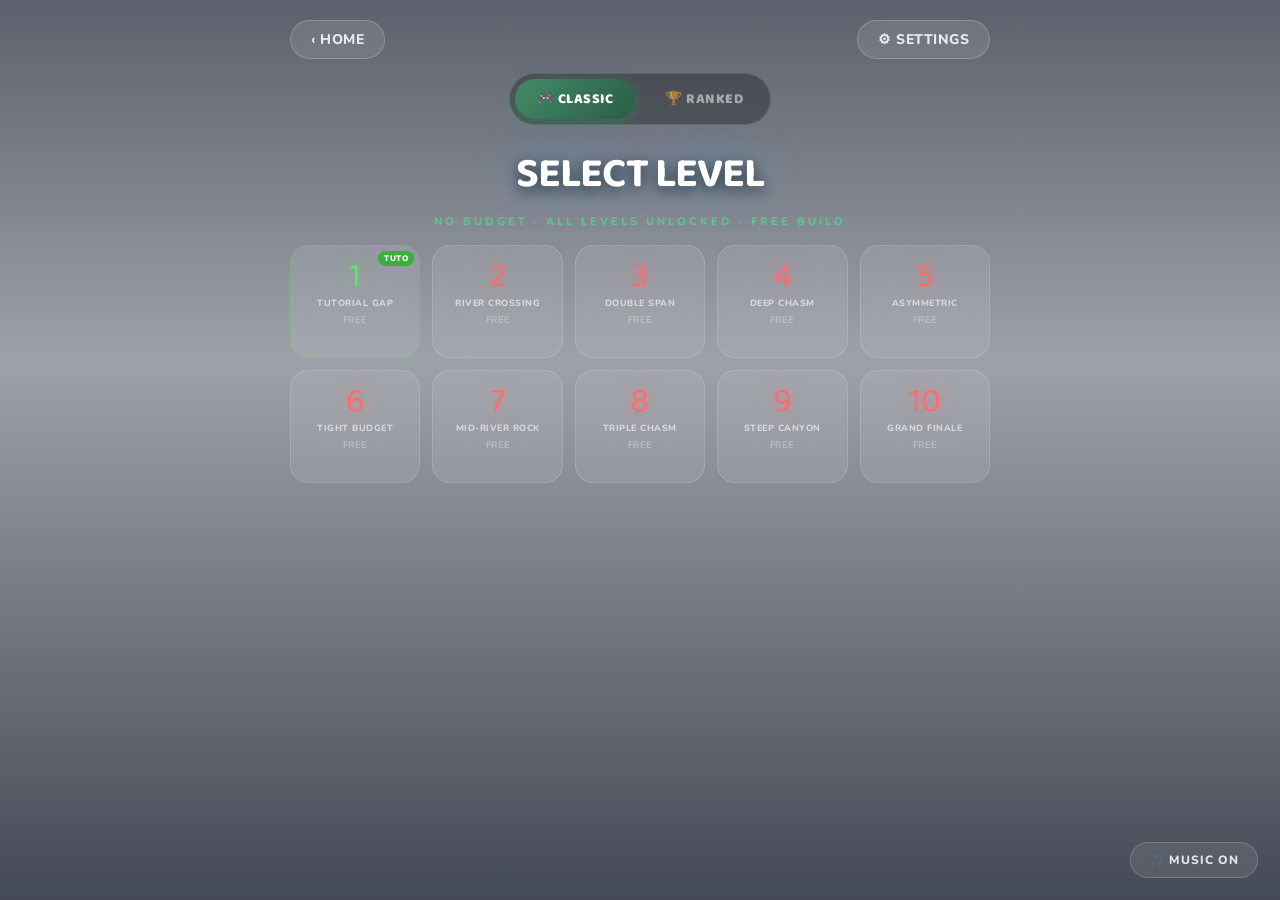
<file: levelselect.html>
<!DOCTYPE html>
<html lang="en">
<head>
  <meta charset="UTF-8"/>
  <meta name="viewport" content="width=device-width,initial-scale=1.0"/>
  <title>Select Level — Bridge Simulator</title>
  <link href="https://fonts.googleapis.com/css2?family=Nunito:wght@400;700;800;900&family=Baloo+2:wght@700;800&display=swap" rel="stylesheet"/>
  <style>
    *,*::before,*::after{box-sizing:border-box;margin:0;padding:0}
    body{font-family:'Nunito',sans-serif;overflow:hidden;height:100vh;width:100vw}

    .bg{position:fixed;inset:0;z-index:0;
      background-image:url('https://images.unsplash.com/photo-1506905925346-21bda4d32df4?auto=format&fit=crop&w=1920&q=90');
      background-size:cover;background-position:center 40%;
      animation:drift 24s ease-in-out infinite alternate}
    @keyframes drift{from{transform:scale(1.05)}to{transform:scale(1.09) translate(-1%,0.5%)}}
    .bg::before{content:'';position:absolute;inset:0;
      background:linear-gradient(180deg,rgba(5,12,30,0.65) 0%,rgba(10,20,40,0.4) 40%,rgba(5,12,28,0.75) 100%)}

    .page{position:relative;z-index:10;display:flex;flex-direction:column;align-items:center;
      height:100vh;overflow-y:auto;padding:20px 16px 40px}

    /* Top bar */
    .topbar{display:flex;align-items:center;justify-content:space-between;width:100%;max-width:700px;margin-bottom:14px}
    .pill-btn{display:inline-flex;align-items:center;gap:7px;padding:9px 20px;
      background:rgba(255,255,255,0.1);backdrop-filter:blur(12px);
      border:1px solid rgba(255,255,255,0.2);border-radius:50px;
      font-family:'Nunito',sans-serif;font-size:14px;font-weight:800;
      cursor:pointer;color:rgba(255,255,255,0.85);text-decoration:none;transition:all 0.18s;letter-spacing:0.5px}
    .pill-btn:hover{background:rgba(255,255,255,0.18);color:#fff;transform:translateX(-3px)}
    .pill-btn.right:hover{transform:translateX(3px)}

    /* Mode tabs */
    .mode-tabs{display:flex;gap:8px;background:rgba(0,0,0,0.3);backdrop-filter:blur(16px);
      border:1px solid rgba(255,255,255,0.12);border-radius:50px;padding:5px;margin-bottom:16px}
    .tab-btn{display:flex;align-items:center;gap:7px;padding:9px 22px;border:none;border-radius:40px;
      font-family:'Baloo 2',cursive;font-size:14px;font-weight:800;letter-spacing:.5px;
      cursor:pointer;transition:all 0.2s;color:rgba(255,255,255,0.5);background:transparent}
    .tab-btn.active-classic{background:linear-gradient(135deg,rgba(60,200,120,0.5),rgba(20,100,60,0.6));
      color:#fff;box-shadow:0 4px 16px rgba(30,180,100,0.3)}
    .tab-btn.active-ranked{background:linear-gradient(135deg,rgba(255,180,30,0.5),rgba(200,60,10,0.6));
      color:#fff;box-shadow:0 4px 16px rgba(255,140,0,0.3)}
    .tab-btn:not(.active-classic):not(.active-ranked):hover{color:rgba(255,255,255,0.75);background:rgba(255,255,255,0.08)}

    /* Title */
    .ls-title{font-family:'Baloo 2',cursive;font-size:42px;color:#fff;
      text-shadow:0 0 40px rgba(100,200,255,0.5),0 4px 16px rgba(0,0,0,0.8);
      margin-bottom:6px;letter-spacing:-1px;animation:fadeUp 0.6s ease both;text-align:center}
    .mode-subtitle{font-size:11px;font-weight:800;letter-spacing:3px;margin-bottom:16px;text-transform:uppercase;
      animation:fadeUp 0.6s 0.1s ease both;text-align:center}
    .mode-subtitle.classic{color:rgba(80,220,140,0.7)}
    .mode-subtitle.ranked{color:rgba(255,200,60,0.7)}
    @keyframes fadeUp{from{opacity:0;transform:translateY(20px)}to{opacity:1;transform:translateY(0)}}

    /* Ranked total stars bar */
    .rank-summary{display:none;align-items:center;gap:10px;padding:8px 20px;
      background:rgba(255,200,60,0.1);border:1px solid rgba(255,200,60,0.25);border-radius:20px;
      margin-bottom:14px;font-size:12px;font-weight:800;color:rgba(255,210,100,0.85);letter-spacing:.5px;
      animation:fadeUp 0.6s 0.15s ease both}
    .rank-summary.show{display:flex}

    /* Grid */
    .level-grid{display:grid;grid-template-columns:repeat(5,1fr);gap:12px;max-width:700px;width:100%}

    @media(max-width:640px){
      .level-grid{grid-template-columns:repeat(2,1fr);gap:10px;max-width:100%}
      .ls-title{font-size:28px}
      .lc-num{font-size:26px}
      .level-card{padding:12px 6px 10px}
      .pill-btn{padding:7px 14px;font-size:12px}
      .mode-tabs{flex-wrap:wrap;border-radius:16px}
      .tab-btn{padding:7px 14px;font-size:13px}
      .page{padding:14px 12px 32px}
      .topbar{margin-bottom:10px}
    }

    .level-card{background:rgba(255,255,255,0.09);backdrop-filter:blur(16px);
      border:1px solid rgba(255,255,255,0.14);border-radius:18px;
      padding:14px 8px 12px;text-align:center;cursor:pointer;
      transition:all 0.2s;text-decoration:none;display:block;
      animation:fadeUp 0.5s ease both;position:relative;}
    .level-card:hover{background:rgba(255,255,255,0.18);border-color:rgba(255,255,255,0.35);
      transform:translateY(-6px) scale(1.04);box-shadow:0 12px 32px rgba(0,0,0,0.4)}

    /* Tutorial card */
    .tuto-card{border-color:rgba(80,220,80,0.3)}
    .lc-badge{position:absolute;top:5px;right:5px;background:#3ab03a;color:#fff;
      font-size:8px;font-weight:900;letter-spacing:.5px;padding:2px 6px;border-radius:20px}

    /* Level number */
    .lc-num{font-family:'Baloo 2',cursive;font-size:34px;color:#ff6b6b;line-height:1;
      text-shadow:0 0 20px rgba(255,100,100,0.6)}
    .tuto-card .lc-num{color:#5ce85c;text-shadow:0 0 20px rgba(80,220,80,0.6)}

    .lc-name{font-size:9px;color:rgba(255,255,255,0.6);letter-spacing:.5px;margin-top:3px;text-transform:uppercase;font-weight:800}
    .lc-budget{font-size:9.5px;color:rgba(255,255,255,0.32);margin-top:4px;font-weight:700}

    /* Stars row on card */
    .lc-stars{font-size:11px;margin-top:5px;letter-spacing:-1px;min-height:14px}

    /* LOCKED card state */
    .level-card.locked{cursor:not-allowed;opacity:0.45;filter:grayscale(0.7)}
    .level-card.locked:hover{transform:none;box-shadow:none;background:rgba(255,255,255,0.09);border-color:rgba(255,255,255,0.14)}
    .lock-icon{font-size:20px;margin:4px 0 2px}

    /* Completed card */
    .level-card.completed{border-color:rgba(255,200,60,0.35)}
    .level-card.completed .lc-num{color:#ffd44a;text-shadow:0 0 20px rgba(255,200,60,0.6)}

    /* Stagger card anims */
    .level-card:nth-child(1){animation-delay:0.05s}.level-card:nth-child(2){animation-delay:0.09s}
    .level-card:nth-child(3){animation-delay:0.13s}.level-card:nth-child(4){animation-delay:0.17s}
    .level-card:nth-child(5){animation-delay:0.21s}.level-card:nth-child(6){animation-delay:0.25s}
    .level-card:nth-child(7){animation-delay:0.29s}.level-card:nth-child(8){animation-delay:0.33s}
    .level-card:nth-child(9){animation-delay:0.37s}.level-card:nth-child(10){animation-delay:0.41s}

    /* Reset ranked button */
    .reset-btn{display:none;align-items:center;gap:6px;padding:7px 16px;margin-top:8px;
      background:rgba(255,60,60,0.12);border:1px solid rgba(255,80,80,0.28);border-radius:20px;
      font-size:11px;font-weight:800;color:rgba(255,140,140,0.8);letter-spacing:.5px;
      cursor:pointer;font-family:'Nunito',sans-serif;transition:all 0.2s}
    .reset-btn:hover{background:rgba(255,60,60,0.25);color:rgba(255,180,180,1)}
    .reset-btn.show{display:flex}

    .music-btn{position:fixed;bottom:22px;right:22px;z-index:50;
      display:flex;align-items:center;gap:7px;padding:9px 18px;
      background:rgba(255,255,255,0.09);backdrop-filter:blur(14px);
      border:1px solid rgba(255,255,255,0.18);border-radius:50px;
      color:rgba(255,255,255,0.85);font-size:12px;font-weight:800;
      cursor:pointer;letter-spacing:1px;font-family:'Nunito',sans-serif;transition:all 0.2s}
    .music-btn:hover{background:rgba(255,255,255,0.16);transform:scale(1.04)}
    .music-btn.off{background:rgba(200,50,50,0.3);border-color:rgba(255,80,80,0.4)}

    ::-webkit-scrollbar{width:5px}
    ::-webkit-scrollbar-thumb{background:rgba(255,255,255,0.2);border-radius:3px}
  </style>
</head>
<body>

<div class="bg"></div>

<div class="page">
  <div class="topbar">
    <a class="pill-btn" href="index.html" onclick="BSAudio.sfx('click')">‹ HOME</a>
    <a class="pill-btn right" href="settings.html" onclick="BSAudio.sfx('click')">⚙ SETTINGS</a>
  </div>

  <!-- Mode tabs -->
  <div class="mode-tabs">
    <button class="tab-btn" id="tabClassic" onclick="switchMode('classic')">🎮 CLASSIC</button>
    <button class="tab-btn" id="tabRanked"  onclick="switchMode('ranked')">🏆 RANKED</button>
  </div>

  <h2 class="ls-title">SELECT LEVEL</h2>
  <p class="mode-subtitle" id="modeSubtitle"></p>

  <!-- Ranked summary bar -->
  <div class="rank-summary" id="rankSummary"></div>

  <div class="level-grid" id="levelGrid"></div>

  <!-- Reset ranked progress -->
  <button class="reset-btn" id="resetBtn" onclick="confirmReset()">🗑 Reset Ranked Progress</button>
</div>

<button class="music-btn" id="musicBtn" onclick="toggleMusic()">🎵 MUSIC ON</button>

<script src="audio.js"></script>
<script>
// ── Level definitions ───────────────────────────────────────────
const LEVELS=[
  {name:'Tutorial Gap',  tutorial:true, budget:99999},
  {name:'River Crossing',              budget:5000},
  {name:'Double Span',                 budget:7000},
  {name:'Deep Chasm',                  budget:6500},
  {name:'Asymmetric',                  budget:6000},
  {name:'Tight Budget',                budget:2200},
  {name:'Mid-River Rock',              budget:7500},
  {name:'Triple Chasm',                budget:10000},
  {name:'Steep Canyon',                budget:8000},
  {name:'Grand Finale',                budget:14000},
];

// ── LocalStorage helpers ────────────────────────────────────────
function loadProgress(){
  try{ return JSON.parse(localStorage.getItem('bridgeProgress')||'{}'); }
  catch(e){ return {}; }
}
function getUnlocked(p){ return p.unlockedLevel ?? 0; }  // 0 = only tutorial unlocked
function getStars(p,i){ return (p.stars||[])[i]||0; }
function isCompleted(p,i){ return !!((p.completed||[])[i]); }

// ── Mode state ──────────────────────────────────────────────────
const urlParams = new URLSearchParams(window.location.search);
let currentMode = urlParams.get('mode') || 'classic';

function switchMode(m){
  currentMode = m;
  history.replaceState(null,'',`levelselect.html?mode=${m}`);
  renderGrid();
}

// ── Render ──────────────────────────────────────────────────────
function renderGrid(){
  const grid = document.getElementById('levelGrid');
  const tabC = document.getElementById('tabClassic');
  const tabR = document.getElementById('tabRanked');
  const sub  = document.getElementById('modeSubtitle');
  const rankSum = document.getElementById('rankSummary');
  const resetBtn = document.getElementById('resetBtn');

  // Tab styles
  tabC.className='tab-btn'+(currentMode==='classic'?' active-classic':'');
  tabR.className='tab-btn'+(currentMode==='ranked'?' active-ranked':'');

  // Subtitle
  sub.className='mode-subtitle '+currentMode;
  sub.textContent = currentMode==='classic'
    ? 'No Budget · All Levels Unlocked · Free Build'
    : 'Stay Within Budget · Complete In Order · Earn ⭐⭐⭐';

  // Load ranked progress
  const prog = loadProgress();
  const unlocked = getUnlocked(prog);
  const totalStars = (prog.stars||[]).reduce((s,x)=>s+(x||0),0);
  const completedCount = (prog.completed||[]).filter(Boolean).length;

  // Ranked summary bar
  if(currentMode==='ranked' && completedCount>0){
    rankSum.className='rank-summary show';
    rankSum.innerHTML=`🏅 Progress: ${completedCount}/10 levels &nbsp;|&nbsp; ${totalStars} ⭐ total`;
  } else {
    rankSum.className='rank-summary';
  }

  // Reset button
  if(currentMode==='ranked' && completedCount>0) resetBtn.classList.add('show');
  else resetBtn.classList.remove('show');

  // Build level cards
  grid.innerHTML='';
  LEVELS.forEach((lv,i)=>{
    const isUnlocked = currentMode==='classic' || i <= unlocked;
    const stars = getStars(prog,i);
    const done  = isCompleted(prog,i);

    const card = document.createElement(isUnlocked ? 'a' : 'div');
    let cls = 'level-card';
    if(lv.tutorial) cls+=' tuto-card';
    if(!isUnlocked) cls+=' locked';
    else if(done && currentMode==='ranked') cls+=' completed';
    card.className = cls;

    if(isUnlocked) card.href = `game.html?level=${i}&mode=${currentMode}`;

    // Stars display
    let starsHtml = '';
    if(currentMode==='ranked'){
      if(done){
        starsHtml = '⭐'.repeat(stars) + '<span style="opacity:0.2">⭐</span>'.repeat(3-stars);
      } else if(isUnlocked){
        starsHtml = '<span style="opacity:0.2">⭐⭐⭐</span>';
      }
    }

    if(!isUnlocked){
      card.innerHTML=`
        <div class="lock-icon">🔒</div>
        <div class="lc-num">${i+1}</div>
        <div class="lc-name">${lv.name}</div>
        <div class="lc-stars">&nbsp;</div>`;
    } else {
      card.innerHTML=`
        ${lv.tutorial?'<div class="lc-badge">TUTO</div>':''}
        <div class="lc-num">${i+1}</div>
        <div class="lc-name">${lv.name}</div>
        <div class="lc-budget">${currentMode==='classic'||lv.budget>90000?'FREE':'$'+lv.budget.toLocaleString()}</div>
        <div class="lc-stars">${starsHtml}</div>`;
      card.addEventListener('click',()=>BSAudio.sfx('click'));
    }

    // Stagger animation
    card.style.animationDelay = `${0.05+i*0.04}s`;
    grid.appendChild(card);
  });
}

function confirmReset(){
  if(confirm('Reset all ranked progress? This cannot be undone.')){
    localStorage.removeItem('bridgeProgress');
    BSAudio.sfx('delete');
    renderGrid();
  }
}

// Initial render
renderGrid();

// ── Audio ───────────────────────────────────────────────────────
BSAudio.loadSettings();
let started=false;
function tryStart(){if(started)return;started=true;BSAudio.unlock();if(BSAudio.cfg.soundOn)BSAudio.playBg('levelsel');updateBtn();}
document.addEventListener('click',tryStart);
function toggleMusic(){
  BSAudio.cfg.soundOn=!BSAudio.cfg.soundOn;
  if(BSAudio.cfg.soundOn){if(!started)tryStart();else BSAudio.playBg('levelsel');}
  else BSAudio.stopBg();
  updateBtn();
  try{const s=JSON.parse(localStorage.getItem('bridgeSettings')||'{}');s.soundOn=BSAudio.cfg.soundOn;localStorage.setItem('bridgeSettings',JSON.stringify(s));}catch(e){}
}
function updateBtn(){
  const b=document.getElementById('musicBtn');
  b.textContent=BSAudio.cfg.soundOn?'🎵 MUSIC ON':'🔇 MUSIC OFF';
  b.className='music-btn'+(BSAudio.cfg.soundOn?'':' off');
}
updateBtn();
</script>
</body>
</html>
</file>
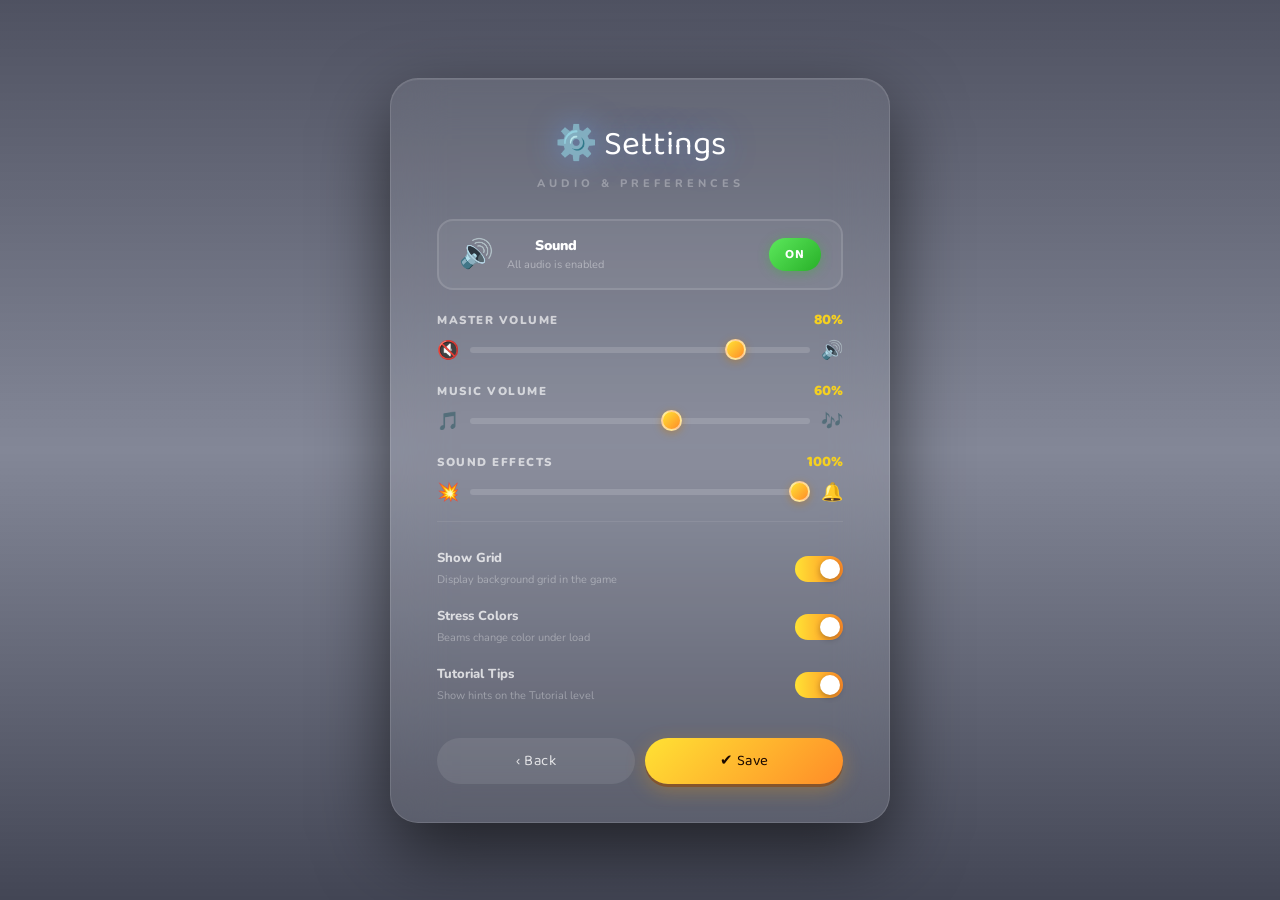
<file: settings.html>
<!DOCTYPE html>
<html lang="en">
<head>
  <meta charset="UTF-8"/>
  <meta name="viewport" content="width=device-width,initial-scale=1.0"/>
  <title>Settings — Bridge Simulator</title>
  <link href="https://fonts.googleapis.com/css2?family=Nunito:wght@400;700;800;900&family=Baloo+2:wght@700;800&display=swap" rel="stylesheet"/>
  <style>
    *,*::before,*::after{box-sizing:border-box;margin:0;padding:0}
    body{font-family:'Nunito',sans-serif;min-height:100vh}

    /* WALLPAPER — dark ocean waves */
    .bg{position:fixed;inset:0;z-index:0;
      background-image:url('https://images.unsplash.com/photo-1518655048521-f130df041f66?auto=format&fit=crop&w=1920&q=90');
      background-size:cover;background-position:center;
      animation:drift 28s ease-in-out infinite alternate}
    @keyframes drift{from{transform:scale(1.04)}to{transform:scale(1.07) translate(0.5%,-0.5%)}}
    .bg::before{content:'';position:absolute;inset:0;
      background:linear-gradient(180deg,rgba(4,8,30,0.7) 0%,rgba(8,16,48,0.5) 50%,rgba(4,8,28,0.75) 100%)}

    .page{position:relative;z-index:10;min-height:100vh;display:flex;align-items:center;justify-content:center;padding:24px 16px}

    .card{background:rgba(255,255,255,0.07);backdrop-filter:blur(26px);-webkit-backdrop-filter:blur(26px);
      border:1px solid rgba(255,255,255,0.12);border-radius:28px;padding:38px 46px;
      max-width:500px;width:100%;box-shadow:0 28px 72px rgba(0,0,0,0.6),inset 0 1px 0 rgba(255,255,255,0.09);
      animation:fadeUp 0.6s ease both}
    @keyframes fadeUp{from{opacity:0;transform:translateY(22px)}to{opacity:1;transform:translateY(0)}}

    .title{font-family:'Baloo 2',cursive;font-size:34px;color:#fff;text-align:center;margin-bottom:4px;
      text-shadow:0 0 30px rgba(100,160,255,0.5)}
    .subtitle{font-size:11px;font-weight:800;letter-spacing:4px;color:rgba(255,255,255,0.3);
      text-align:center;text-transform:uppercase;margin-bottom:28px}

    /* BIG sound toggle */
    .sound-big{width:100%;display:flex;align-items:center;justify-content:space-between;
      padding:15px 20px;border:2px solid rgba(255,255,255,0.12);border-radius:16px;
      background:rgba(255,255,255,0.05);cursor:pointer;transition:all 0.2s;margin-bottom:18px;
      font-family:'Nunito',sans-serif}
    .sound-big:hover{background:rgba(255,255,255,0.10);border-color:rgba(255,255,255,0.22);transform:translateY(-1px)}
    .sound-big.off{border-color:rgba(200,60,60,0.35);background:rgba(200,60,60,0.07)}

    .sb-left{display:flex;align-items:center;gap:13px}
    .sb-ico{font-size:28px;line-height:1;transition:all 0.25s}
    .sound-big.off .sb-ico{opacity:0.4;transform:scale(0.88)}
    .sb-label b{display:block;font-size:14px;font-weight:900;color:#fff}
    .sb-label span{font-size:11px;color:rgba(255,255,255,0.4)}

    .sb-pill{padding:6px 16px;border-radius:50px;border:none;pointer-events:none;
      font-family:'Baloo 2',cursive;font-size:13px;font-weight:700;letter-spacing:1px;transition:all 0.2s}
    .sb-pill.on{background:linear-gradient(135deg,#5ce85c,#28b028);color:#fff;box-shadow:0 2px 12px rgba(60,180,60,0.45)}
    .sb-pill.off{background:rgba(180,50,50,0.6);color:rgba(255,255,255,0.65)}

    /* Volume sliders */
    .vol-section{transition:opacity 0.3s}
    .vol-section.muted{opacity:0.28;pointer-events:none}

    .row{margin-bottom:20px}
    .row-label{font-size:11.5px;font-weight:900;color:rgba(255,255,255,0.65);letter-spacing:1.5px;
      text-transform:uppercase;margin-bottom:9px;display:flex;justify-content:space-between;align-items:center}
    .row-val{font-family:'Baloo 2',cursive;font-size:15px;color:#f5d020;letter-spacing:0}

    .vol-bar{display:flex;align-items:center;gap:11px}
    .vi{font-size:18px;cursor:pointer;transition:transform 0.15s;line-height:1;user-select:none;flex-shrink:0}
    .vi:hover{transform:scale(1.2)}

    input[type=range]{-webkit-appearance:none;flex:1;height:6px;border-radius:3px;
      background:rgba(255,255,255,0.14);outline:none;cursor:pointer}
    input[type=range]::-webkit-slider-thumb{-webkit-appearance:none;width:21px;height:21px;
      border-radius:50%;background:linear-gradient(135deg,#ffe234,#ff8c28);
      box-shadow:0 2px 8px rgba(200,120,0,0.45);cursor:pointer;border:2px solid rgba(255,255,255,0.5);transition:transform 0.15s}
    input[type=range]::-webkit-slider-thumb:hover{transform:scale(1.15)}

    .divider{height:1px;background:rgba(255,255,255,0.08);margin:18px 0}

    /* Toggles */
    .toggle-row{display:flex;justify-content:space-between;align-items:center;padding:9px 0}
    .tl-text b{display:block;font-size:13px;font-weight:800;color:rgba(255,255,255,0.75)}
    .tl-text span{font-size:11px;color:rgba(255,255,255,0.35)}

    .toggle{position:relative;width:48px;height:26px;cursor:pointer;flex-shrink:0}
    .toggle input{opacity:0;width:0;height:0;position:absolute}
    .track{position:absolute;inset:0;background:rgba(255,255,255,0.14);border-radius:13px;transition:background 0.25s}
    .toggle input:checked + .track{background:linear-gradient(90deg,#ffe234,#ff8c28)}
    .thumb{position:absolute;top:3px;left:3px;width:20px;height:20px;background:#fff;border-radius:50%;
      transition:transform 0.25s;box-shadow:0 2px 6px rgba(0,0,0,0.3);pointer-events:none}
    .toggle input:checked ~ .thumb{transform:translateX(22px)}

    /* Buttons */
    .btns{display:flex;gap:10px;margin-top:24px}
    .btns a,
    .btns button{flex:1;display:flex;align-items:center;justify-content:center;gap:6px;
      padding:11px 20px;border-radius:50px;font-family:'Baloo 2',cursive;
      font-size:15px;cursor:pointer;text-decoration:none;letter-spacing:0.5px;border:none;transition:all 0.18s}
    .btn-back{background:rgba(255,255,255,0.09);color:rgba(255,255,255,0.8);
      border:1px solid rgba(255,255,255,0.16)}
    .btn-back:hover{background:rgba(255,255,255,0.16);color:#fff}
    .btn-save{background:linear-gradient(135deg,#ffe234,#ff8c28);color:#1a0800;
      box-shadow:0 3px 0 rgba(140,60,0,0.5),0 6px 20px rgba(255,160,0,0.3)}
    .btn-save:hover{transform:translateY(-2px);box-shadow:0 5px 0 rgba(140,60,0,0.5),0 10px 28px rgba(255,160,0,0.45)}
  </style>
</head>
<body>
<div class="bg"></div>

<div class="page">
  <div class="card">
    <div class="title">⚙️ Settings</div>
    <div class="subtitle">Audio &amp; Preferences</div>

    <!-- BIG SOUND TOGGLE -->
    <button class="sound-big" id="soundBig" onclick="toggleSound()">
      <div class="sb-left">
        <div class="sb-ico" id="soundIco">🔊</div>
        <div class="sb-label">
          <b>Sound</b>
          <span id="soundDesc">All audio is enabled</span>
        </div>
      </div>
      <div class="sb-pill on" id="soundPill">ON</div>
    </button>

    <!-- VOLUME SLIDERS -->
    <div class="vol-section" id="volSection">
      <div class="row">
        <div class="row-label">Master Volume<span class="row-val" id="masterLbl">80%</span></div>
        <div class="vol-bar">
          <span class="vi" onclick="setVol('master',0)">🔇</span>
          <input type="range" id="masterSlider" min="0" max="100" value="80" oninput="updateVol('master',this.value)"/>
          <span class="vi" onclick="setVol('master',100)">🔊</span>
        </div>
      </div>
      <div class="row">
        <div class="row-label">Music Volume<span class="row-val" id="musicLbl">60%</span></div>
        <div class="vol-bar">
          <span class="vi" onclick="setVol('music',0)">🎵</span>
          <input type="range" id="musicSlider" min="0" max="100" value="60" oninput="updateVol('music',this.value)"/>
          <span class="vi" onclick="setVol('music',100)">🎶</span>
        </div>
      </div>
      <div class="row">
        <div class="row-label">Sound Effects<span class="row-val" id="sfxLbl">100%</span></div>
        <div class="vol-bar">
          <span class="vi" onclick="setVol('sfx',0)">💥</span>
          <input type="range" id="sfxSlider" min="0" max="100" value="100" oninput="updateVol('sfx',this.value)"/>
          <span class="vi" onclick="setVol('sfx',100)">🔔</span>
        </div>
      </div>
    </div>

    <div class="divider"></div>

    <div class="toggle-row">
      <div class="tl-text"><b>Show Grid</b><span>Display background grid in the game</span></div>
      <label class="toggle"><input type="checkbox" id="gridT" checked/><div class="track"></div><div class="thumb"></div></label>
    </div>
    <div class="toggle-row">
      <div class="tl-text"><b>Stress Colors</b><span>Beams change color under load</span></div>
      <label class="toggle"><input type="checkbox" id="stressT" checked/><div class="track"></div><div class="thumb"></div></label>
    </div>
    <div class="toggle-row">
      <div class="tl-text"><b>Tutorial Tips</b><span>Show hints on the Tutorial level</span></div>
      <label class="toggle"><input type="checkbox" id="tutT" checked/><div class="track"></div><div class="thumb"></div></label>
    </div>

    <div class="btns">
      <a class="btn-back" href="index.html">‹ Back</a>
      <button class="btn-save" onclick="saveAndBack()">✔ Save</button>
    </div>
  </div>
</div>

<script>
const DEFS={soundOn:true,master:80,music:60,sfx:100,grid:true,stress:true,tut:true};
let cfg=Object.assign({},DEFS);
try{const s=localStorage.getItem('bridgeSettings');if(s)cfg=Object.assign(cfg,JSON.parse(s));}catch(e){}

function applyUI(){
  document.getElementById('masterSlider').value=cfg.master;
  document.getElementById('musicSlider').value=cfg.music;
  document.getElementById('sfxSlider').value=cfg.sfx;
  document.getElementById('masterLbl').textContent=cfg.master+'%';
  document.getElementById('musicLbl').textContent=cfg.music+'%';
  document.getElementById('sfxLbl').textContent=cfg.sfx+'%';
  document.getElementById('gridT').checked=cfg.grid;
  document.getElementById('stressT').checked=cfg.stress;
  document.getElementById('tutT').checked=cfg.tut;
  updateSoundUI();
}
function updateSoundUI(){
  const big=document.getElementById('soundBig'),ico=document.getElementById('soundIco'),
    pill=document.getElementById('soundPill'),desc=document.getElementById('soundDesc'),
    vols=document.getElementById('volSection');
  if(cfg.soundOn){
    big.classList.remove('off');ico.textContent='🔊';pill.textContent='ON';pill.className='sb-pill on';
    desc.textContent='All audio is enabled';vols.classList.remove('muted');
  }else{
    big.classList.add('off');ico.textContent='🔇';pill.textContent='OFF';pill.className='sb-pill off';
    desc.textContent='All audio is muted';vols.classList.add('muted');
  }
}
function toggleSound(){cfg.soundOn=!cfg.soundOn;updateSoundUI();}
function updateVol(k,v){cfg[k]=+v;document.getElementById(k+'Lbl').textContent=v+'%';}
function setVol(k,v){cfg[k]=v;document.getElementById(k+'Slider').value=v;document.getElementById(k+'Lbl').textContent=v+'%';}
function saveAndBack(){
  cfg.grid=document.getElementById('gridT').checked;
  cfg.stress=document.getElementById('stressT').checked;
  cfg.tut=document.getElementById('tutT').checked;
  try{localStorage.setItem('bridgeSettings',JSON.stringify(cfg));}catch(e){}
  window.location.href='index.html';
}
applyUI();
</script>
</body>
</html>
</file>
<file: style.css>
*,*::before,*::after{box-sizing:border-box;margin:0;padding:0}
body{font-family:'Nunito',sans-serif;overflow:hidden;height:100vh;width:100vw;background:#111}

#gameScreen{display:flex;flex-direction:column;height:100vh}
#gameCanvas{flex:1;display:block;width:100%}

/* Toolbar */
.poly-toolbar{height:46px;background:rgba(255,255,255,0.97);display:flex;align-items:center;justify-content:space-between;padding:0 10px;z-index:50;position:relative;border-bottom:1px solid rgba(0,0,0,0.09);flex-shrink:0;box-shadow:0 2px 12px rgba(0,0,0,0.12)}
.tb-left,.tb-right{display:flex;align-items:center;gap:5px}
.tb-center{flex:1;display:flex;justify-content:center}
.tb-sep{width:1px;height:26px;background:rgba(0,0,0,0.1);margin:0 3px}
.tb-btn{border:none;cursor:pointer;border-radius:7px;font-family:'Nunito',sans-serif;font-weight:800;transition:all .15s;display:flex;align-items:center;gap:4px;font-size:13px}
.icon-btn{width:34px;height:34px;background:transparent;color:#555;padding:0;justify-content:center}
.icon-btn:hover{background:rgba(0,0,0,0.07);color:#222}
.icon-btn.danger:hover{background:rgba(200,40,40,0.1);color:#c02020}
.icon-btn.active-icon{background:rgba(240,180,0,0.2);color:#a07000}
.mode-btn{padding:5px 12px;height:32px;background:#eee;color:#555;letter-spacing:.5px}
.mode-btn:hover{background:#ddd;color:#222}
.active-build{background:linear-gradient(180deg,#f7c948,#e09c10)!important;color:#3a2000!important;box-shadow:0 2px 0 #a06808}
.active-test{background:linear-gradient(180deg,#5bc84a,#3a9e28)!important;color:#fff!important;box-shadow:0 2px 0 #2a6e1a}
.reset-mode{background:#ffe0e0;color:#c02020}.reset-mode:hover{background:#ffc8c8}
.budget-box{background:rgba(0,0,0,0.05);border-radius:8px;padding:2px 16px;text-align:center;min-width:130px}
.budget-spent{font-family:'Baloo 2',cursive;font-size:17px;color:#2a8a00;line-height:1.2}
.budget-total{font-size:11px;color:#888;font-weight:700}
.budget-over{color:#c02020!important}
.level-chip{background:#cc2c2c;color:#fff;border-radius:50px;padding:3px 12px;font-family:'Baloo 2',cursive;font-size:13px}

/* Material bar */
.material-bar{height:58px;background:rgba(18,18,18,0.97);display:flex;align-items:center;justify-content:space-between;padding:0 16px;flex-shrink:0;border-top:2px solid rgba(255,255,255,0.07)}
.mat-group{display:flex;gap:8px;align-items:center}
.mat-btn{display:flex;flex-direction:column;align-items:center;gap:3px;padding:4px 10px;border:2px solid transparent;border-radius:8px;cursor:pointer;background:rgba(255,255,255,0.06);color:rgba(255,255,255,0.6);font-family:'Nunito',sans-serif;font-size:10px;font-weight:800;letter-spacing:.5px;transition:all .15s;min-width:52px}
.mat-btn:hover{background:rgba(255,255,255,0.12);color:#fff}
.mat-btn.selected{border-color:#f0c040;background:rgba(240,192,64,0.15);color:#f0c040}
.mat-swatch{width:28px;height:13px;border-radius:3px}
.mat-info{display:flex;flex-direction:column;gap:3px;color:rgba(255,255,255,0.45);font-size:11px;font-weight:700;text-align:right}

/* Tutorial hint */
.tut-hint{position:absolute;top:54px;left:50%;transform:translateX(-50%);background:rgba(60,160,50,0.92);border-radius:50px;padding:5px 20px;font-size:13px;font-weight:800;color:#fff;z-index:40;white-space:nowrap;pointer-events:none;box-shadow:0 2px 10px rgba(0,0,0,0.2);display:flex;align-items:center;gap:6px}

/* Stress legend */
.stress-legend{position:absolute;bottom:66px;right:14px;background:rgba(255,255,255,0.9);border-radius:10px;padding:6px 12px;display:flex;gap:12px;align-items:center;box-shadow:0 2px 10px rgba(0,0,0,0.12);font-size:11px;font-weight:800;color:#444;backdrop-filter:blur(8px)}
.sl-item{display:flex;align-items:center;gap:4px}
.sl-dot{width:9px;height:9px;border-radius:50%}

/* Modals */
.modal-overlay{position:fixed;inset:0;background:rgba(20,10,40,0.65);backdrop-filter:blur(10px);display:flex;align-items:center;justify-content:center;z-index:200}
.modal-overlay.hidden{display:none}
.poly-modal{background:rgba(255,255,255,0.95);border-radius:22px;padding:28px 34px;min-width:340px;max-width:500px;box-shadow:0 24px 64px rgba(0,0,0,0.4);text-align:center;animation:popIn .3s cubic-bezier(.34,1.56,.64,1)}
@keyframes popIn{from{opacity:0;transform:scale(.8) translateY(20px)}to{opacity:1;transform:scale(1) translateY(0)}}
.modal-head{font-family:'Baloo 2',cursive;font-size:24px;color:#222;margin-bottom:16px;display:flex;align-items:center;justify-content:center;gap:10px}
.win-head{color:#b08000}.fail-head{color:#c02020}
.modal-msg{color:#666;font-size:15px;margin-bottom:16px}
.star-row{font-size:28px;margin-bottom:20px}
.modal-btns{display:flex;gap:12px;justify-content:center;flex-wrap:wrap}
.poly-btn{border:none;cursor:pointer;font-family:'Baloo 2',cursive;font-size:16px;letter-spacing:1px;border-radius:50px;padding:11px 28px;transition:all .18s;text-decoration:none;display:inline-flex;align-items:center;gap:6px}
.primary-btn{background:linear-gradient(180deg,#f7c948,#e09c10);color:#3a2000;box-shadow:0 4px 0 #a06808}
.primary-btn:hover{transform:translateY(-2px)}
.secondary-btn{background:rgba(0,0,0,0.08);color:#444}
.secondary-btn:hover{background:rgba(0,0,0,0.14)}

/* Responsive game UI */
@media(max-width:640px){
  .poly-toolbar{height:42px;padding:0 6px;gap:2px}
  .icon-btn{width:30px;height:30px}
  .mode-btn{padding:4px 8px;height:28px;font-size:11px;letter-spacing:0}
  .budget-box{min-width:90px;padding:2px 8px}
  .budget-spent{font-size:14px}
  .budget-total{font-size:9px}
  .level-chip{font-size:11px;padding:2px 8px}
  .mode-badge{font-size:9px;padding:3px 8px}
  .tb-sep{margin:0 1px}
  .material-bar{height:52px;padding:0 8px}
  .mat-btn{min-width:42px;padding:3px 6px;font-size:9px}
  .mat-swatch{width:22px;height:10px}
  .mat-info{font-size:9px}
  .poly-modal{min-width:0;width:calc(100vw - 32px);padding:20px 20px}
  .modal-head{font-size:20px}
  .poly-btn{font-size:14px;padding:9px 18px}
}
</file>
